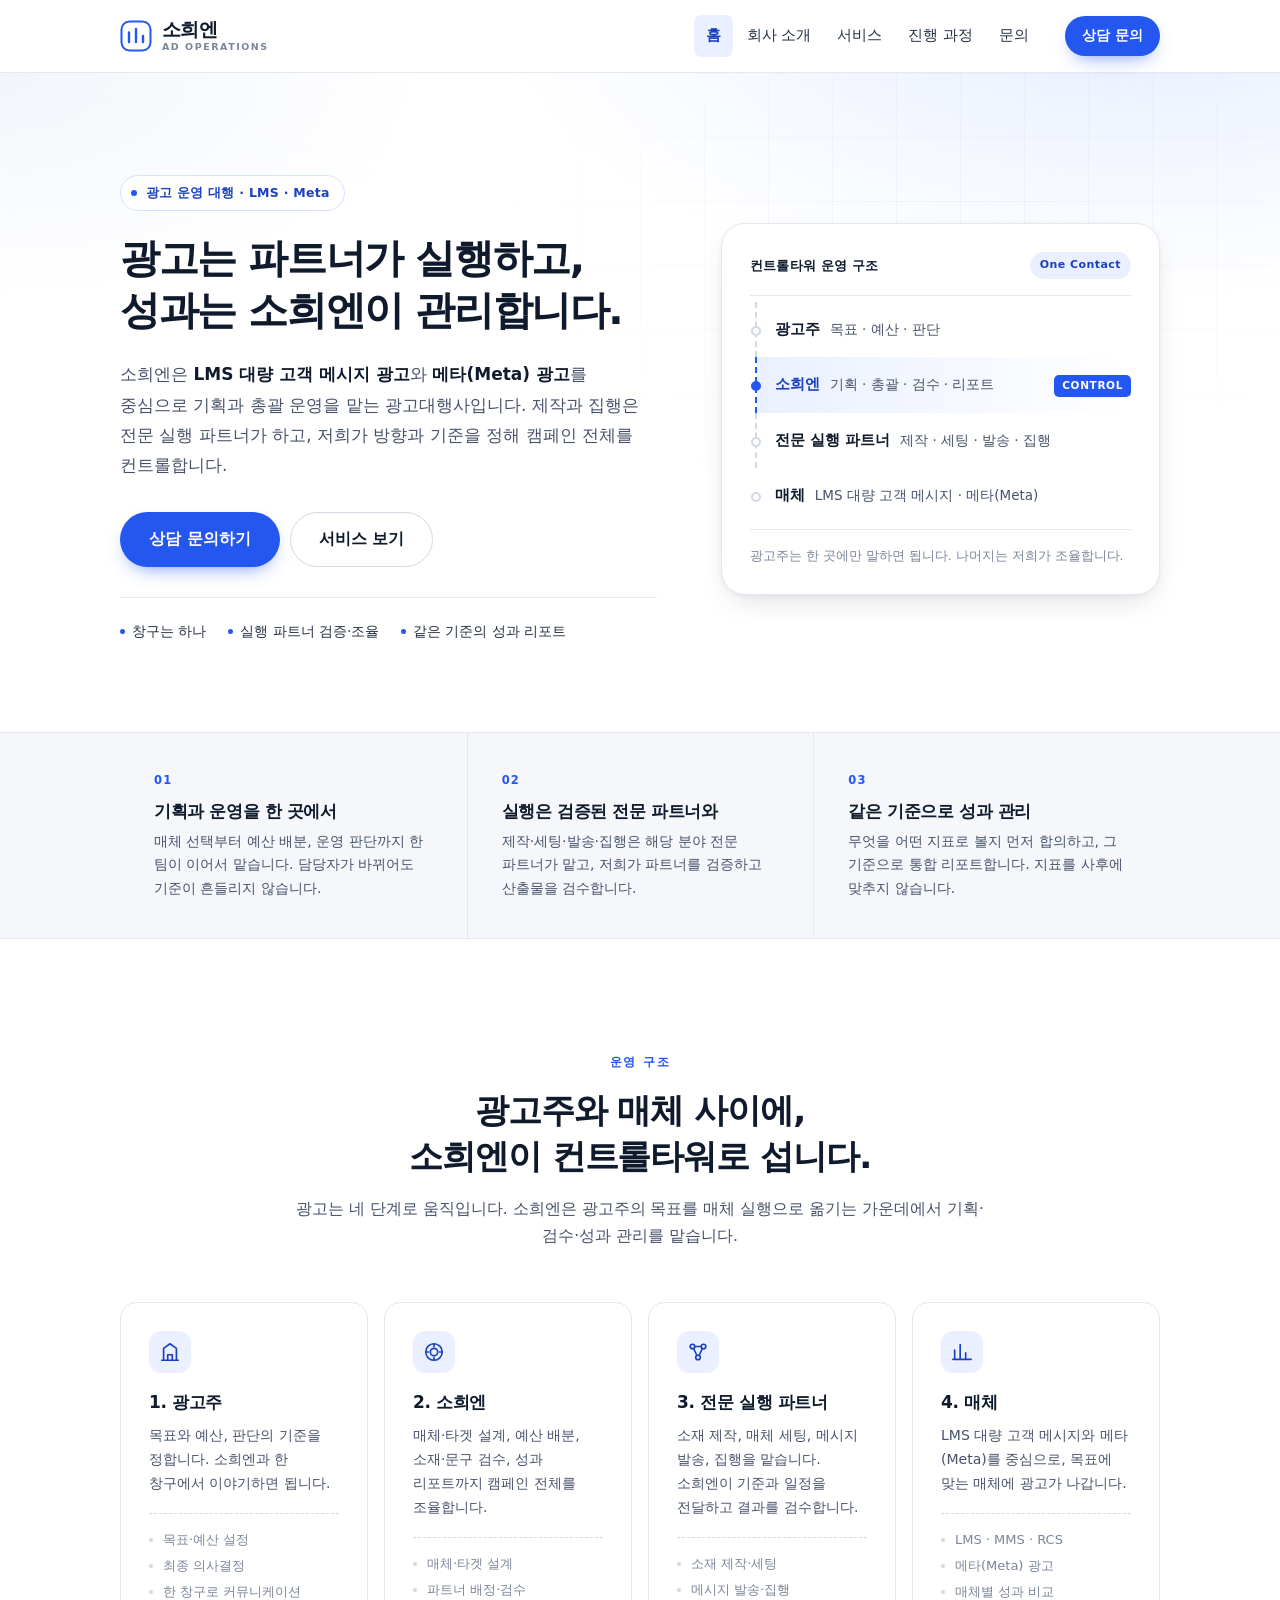
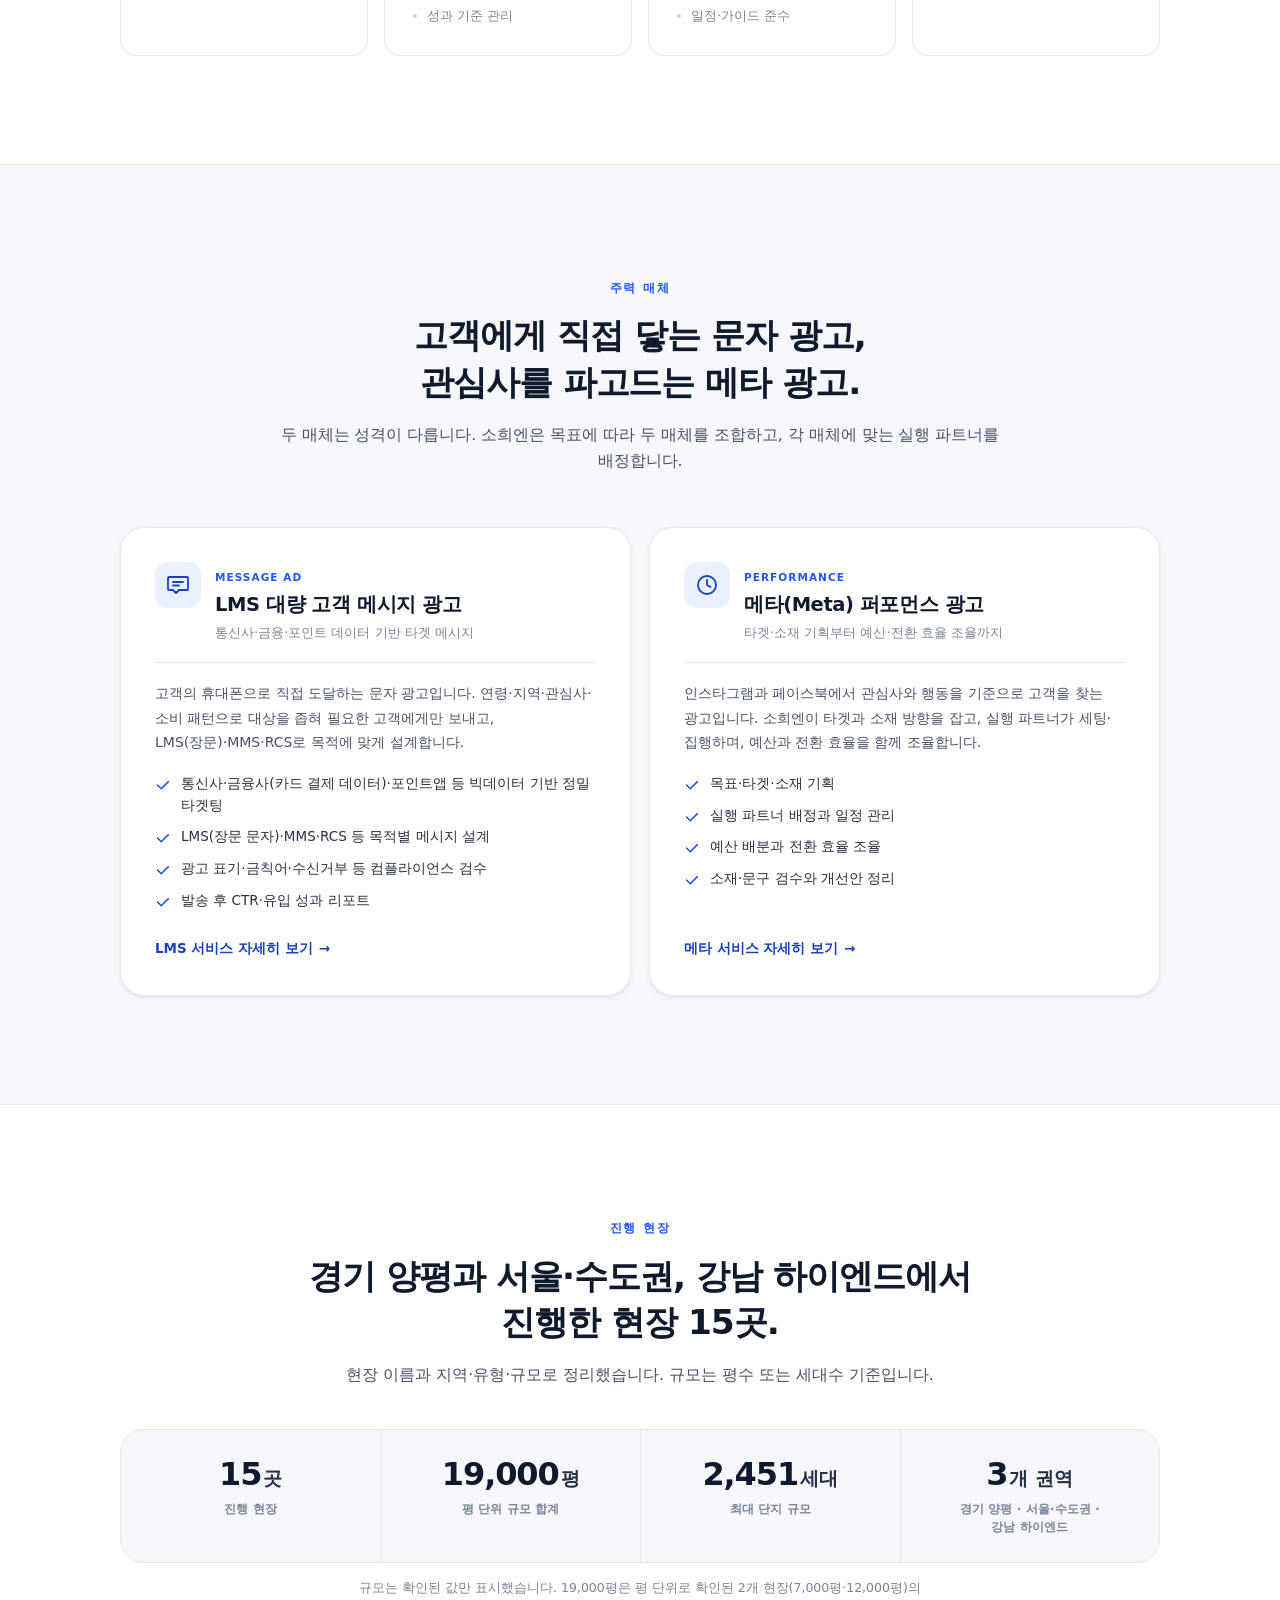
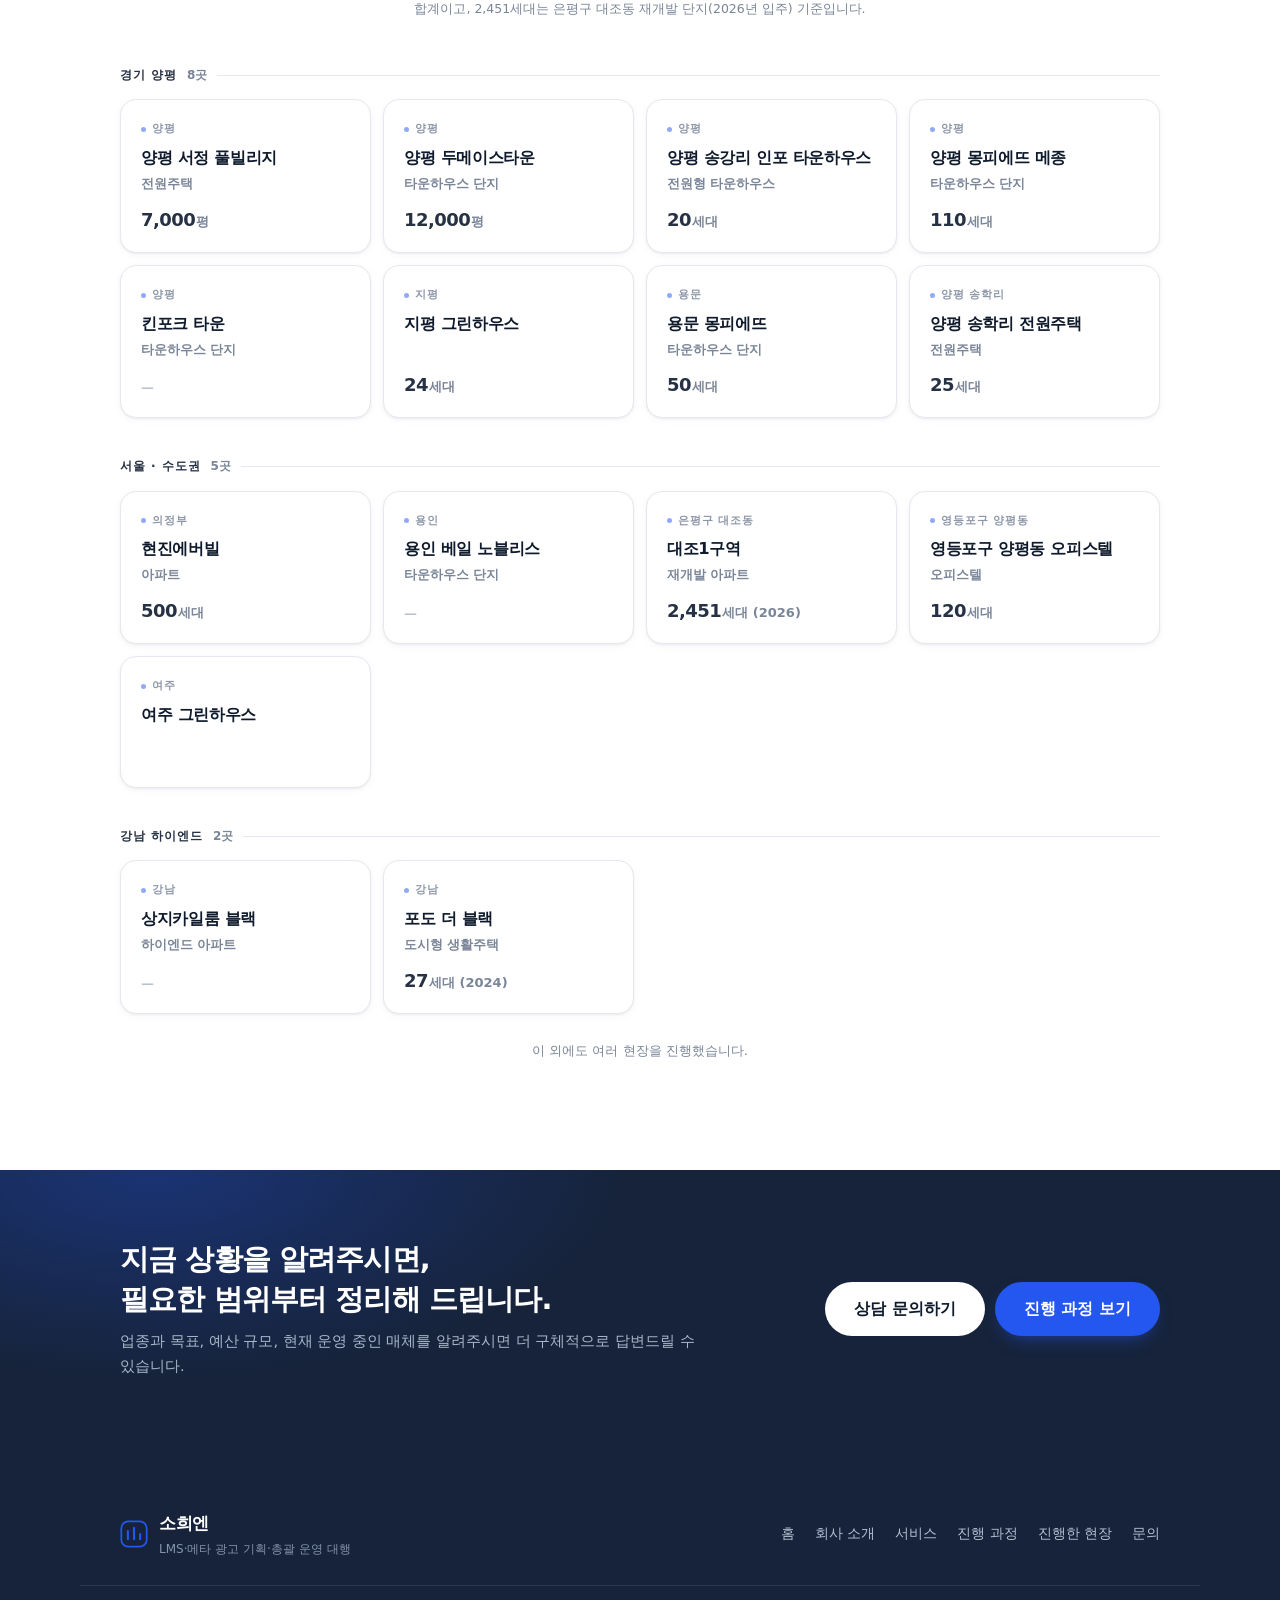
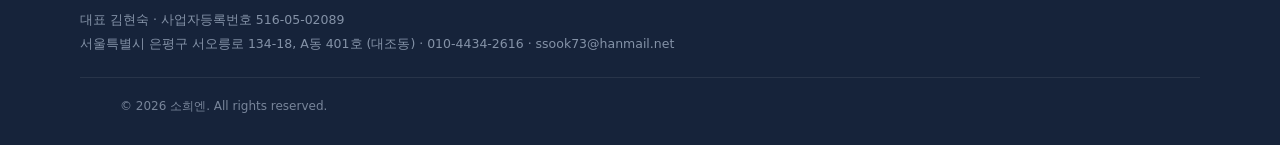
<file: index.html>
<!doctype html>
<html lang="ko">
<head>
<meta charset="utf-8">
<!--
  ================================================================
  소희엔 — 홈 (index.html)
  상호를 바꿀 때는 5개 HTML 파일의 "소희엔"을 한 번에 치환하면 됩니다.
  (README의 "상호·색 바꾸는 방법" 참고)
  ================================================================
-->
<meta name="viewport" content="width=device-width, initial-scale=1">
<title>소희엔 | LMS·메타 광고 기획·총괄 운영 대행</title>
<meta name="description" content="소희엔은 LMS 대량 고객 메시지 광고와 메타(Meta) 광고의 기획과 총괄 운영을 맡는 광고대행사입니다. 실행은 전문 파트너가, 성과 관리는 소희엔이 맡습니다.">
<meta name="theme-color" content="#0f1b2d">
<link rel="canonical" href="https://ongtnt02.github.io/soheeen/">
<meta property="og:type" content="website">
<meta property="og:site_name" content="소희엔">
<meta property="og:locale" content="ko_KR">
<meta property="og:title" content="소희엔 | LMS·메타 광고 기획·총괄 운영 대행">
<meta property="og:description" content="광고는 파트너가 실행하고, 성과는 소희엔이 관리합니다.">
<meta property="og:url" content="https://ongtnt02.github.io/soheeen/">
<meta property="og:image" content="https://ongtnt02.github.io/soheeen/og-image.png">
<meta property="og:image:width" content="1200">
<meta property="og:image:height" content="630">
<meta property="og:image:alt" content="소희엔 — LMS·메타 광고 기획·총괄 운영 대행">
<meta name="twitter:card" content="summary_large_image">
<meta name="twitter:title" content="소희엔 | LMS·메타 광고 기획·총괄 운영 대행">
<meta name="twitter:description" content="광고는 파트너가 실행하고, 성과는 소희엔이 관리합니다.">
<meta name="twitter:image" content="https://ongtnt02.github.io/soheeen/og-image.png">
<link rel="stylesheet" href="styles.css">
<link rel="icon" href="data:image/svg+xml,%3Csvg xmlns='http://www.w3.org/2000/svg' viewBox='0 0 32 32'%3E%3Crect width='32' height='32' rx='7' fill='%232456f0'/%3E%3Cpath d='M9 22V13M16 22V9M23 22v-6' stroke='white' stroke-width='2.6' stroke-linecap='round'/%3E%3C/svg%3E">
</head>
<body>
<a class="skip-link" href="#main">본문 바로가기</a>


<header class="site-header">
  <div class="wrap header-inner">
    <a class="brand" href="index.html" aria-label="소희엔 홈으로">
      <span class="brand-mark" aria-hidden="true">
        <svg viewBox="0 0 32 32" width="32" height="32" fill="none">
          <rect x="1.5" y="1.5" width="29" height="29" rx="8" stroke="currentColor" stroke-width="2"/>
          <path d="M9 22V12.5M16 22V9M23 22v-6" stroke="currentColor" stroke-width="2.4" stroke-linecap="round"/>
        </svg>
      </span>
      <span class="brand-text">
        <span class="brand-name">소희엔</span>
        <span class="brand-sub">AD OPERATIONS</span>
      </span>
    </a>

    <nav class="nav" id="nav" aria-label="주요 메뉴">
      <a href="index.html" aria-current="page">홈</a>
      <a href="about.html">회사 소개</a>
      <a href="services.html">서비스</a>
      <a href="process.html">진행 과정</a>
      <a href="contact.html">문의</a>
    </nav>

    <a class="btn btn-primary btn-sm header-cta" href="contact.html">상담 문의</a>

    <button class="nav-toggle" type="button" aria-expanded="false" aria-controls="nav" aria-label="메뉴 열기">
      <span></span><span></span><span></span>
    </button>
  </div>
</header>

<main id="main">
  <!-- 히어로 -->
  <section class="hero">
    <div class="wrap hero-grid">
      <div class="hero-copy">
        <p class="eyebrow"><span class="eyebrow-line" aria-hidden="true"></span>광고 운영 대행 · LMS · Meta</p>
        <h1>광고는 파트너가 실행하고,<br class="br-d"> 성과는 소희엔이 관리합니다.</h1>
        <p class="lead">
          소희엔은 <strong>LMS 대량 고객 메시지 광고</strong>와 <strong>메타(Meta) 광고</strong>를 중심으로
          기획과 총괄 운영을 맡는 광고대행사입니다.
          제작과 집행은 전문 실행 파트너가 하고, 저희가 방향과 기준을 정해 캠페인 전체를 컨트롤합니다.
        </p>
        <div class="hero-actions">
          <a class="btn btn-primary btn-lg" href="contact.html">상담 문의하기</a>
          <a class="btn btn-ghost btn-lg" href="services.html">서비스 보기</a>
        </div>
        <ul class="hero-points">
          <li>창구는 하나</li>
          <li>실행 파트너 검증·조율</li>
          <li>같은 기준의 성과 리포트</li>
        </ul>
      </div>

      <div class="hero-panel">
        <div class="panel-head">
          <span class="panel-title">컨트롤타워 운영 구조</span>
          <span class="panel-badge">One Contact</span>
        </div>
        <ol class="flow">
          <li class="flow-item">
            <span class="flow-kicker">광고주</span>
            <span class="flow-role">목표 · 예산 · 판단</span>
          </li>
          <li class="flow-item flow-item--accent">
            <span class="flow-kicker">소희엔</span>
            <span class="flow-role">기획 · 총괄 · 검수 · 리포트</span>
            <span class="flow-tag">Control</span>
          </li>
          <li class="flow-item">
            <span class="flow-kicker">전문 실행 파트너</span>
            <span class="flow-role">제작 · 세팅 · 발송 · 집행</span>
          </li>
          <li class="flow-item">
            <span class="flow-kicker">매체</span>
            <span class="flow-role">LMS 대량 고객 메시지 · 메타(Meta)</span>
          </li>
        </ol>
        <p class="panel-note">광고주는 한 곳에만 말하면 됩니다. 나머지는 저희가 조율합니다.</p>
      </div>
    </div>
  </section>

  <!-- 핵심 강점 3 -->
  <section class="strip" aria-label="소희엔의 핵심 강점">
    <div class="wrap strip-grid">
      <div class="strip-item">
        <span class="strip-num">01</span>
        <h3>기획과 운영을 한 곳에서</h3>
        <p>매체 선택부터 예산 배분, 운영 판단까지 한 팀이 이어서 맡습니다. 담당자가 바뀌어도 기준이 흔들리지 않습니다.</p>
      </div>
      <div class="strip-item">
        <span class="strip-num">02</span>
        <h3>실행은 검증된 전문 파트너와</h3>
        <p>제작·세팅·발송·집행은 해당 분야 전문 파트너가 맡고, 저희가 파트너를 검증하고 산출물을 검수합니다.</p>
      </div>
      <div class="strip-item">
        <span class="strip-num">03</span>
        <h3>같은 기준으로 성과 관리</h3>
        <p>무엇을 어떤 지표로 볼지 먼저 합의하고, 그 기준으로 통합 리포트합니다. 지표를 사후에 맞추지 않습니다.</p>
      </div>
    </div>
  </section>

  <!-- 운영 구조 -->
  <section class="section">
    <div class="wrap">
      <div class="section-head center">
        <p class="section-label">운영 구조</p>
        <h2>광고주와 매체 사이에,<br class="br-d"> 소희엔이 컨트롤타워로 섭니다.</h2>
        <p class="section-desc">
          광고는 네 단계로 움직입니다. 소희엔은 광고주의 목표를 매체 실행으로 옮기는 가운데에서
          기획·검수·성과 관리를 맡습니다.
        </p>
      </div>

      <div class="cards">
        <article class="card">
          <div class="card-icon" aria-hidden="true">
            <svg viewBox="0 0 24 24" fill="none" stroke="currentColor" stroke-width="1.8" stroke-linecap="round" stroke-linejoin="round"><path d="M3 21h18"/><path d="M5 21V8l7-5 7 5v13"/><path d="M9.5 21v-6h5v6"/></svg>
          </div>
          <h3>1. 광고주</h3>
          <p>목표와 예산, 판단의 기준을 정합니다. 소희엔과 한 창구에서 이야기하면 됩니다.</p>
          <ul class="card-list">
            <li>목표·예산 설정</li>
            <li>최종 의사결정</li>
            <li>한 창구로 커뮤니케이션</li>
          </ul>
        </article>

        <article class="card">
          <div class="card-icon" aria-hidden="true">
            <svg viewBox="0 0 24 24" fill="none" stroke="currentColor" stroke-width="1.8" stroke-linecap="round" stroke-linejoin="round"><circle cx="12" cy="12" r="9"/><circle cx="12" cy="12" r="4"/><path d="M12 3v3M12 18v3M3 12h3M18 12h3"/></svg>
          </div>
          <h3>2. 소희엔</h3>
          <p>매체·타겟 설계, 예산 배분, 소재·문구 검수, 성과 리포트까지 캠페인 전체를 조율합니다.</p>
          <ul class="card-list">
            <li>매체·타겟 설계</li>
            <li>파트너 배정·검수</li>
            <li>성과 기준 관리</li>
          </ul>
        </article>

        <article class="card">
          <div class="card-icon" aria-hidden="true">
            <svg viewBox="0 0 24 24" fill="none" stroke="currentColor" stroke-width="1.8" stroke-linecap="round" stroke-linejoin="round"><circle cx="6" cy="6" r="2.5"/><circle cx="18" cy="6" r="2.5"/><circle cx="12" cy="18" r="2.5"/><path d="M8.5 6h7M7.2 8.2l3.6 7.6M16.8 8.2l-3.6 7.6"/></svg>
          </div>
          <h3>3. 전문 실행 파트너</h3>
          <p>소재 제작, 매체 세팅, 메시지 발송, 집행을 맡습니다. 소희엔이 기준과 일정을 전달하고 결과를 검수합니다.</p>
          <ul class="card-list">
            <li>소재 제작·세팅</li>
            <li>메시지 발송·집행</li>
            <li>일정·가이드 준수</li>
          </ul>
        </article>

        <article class="card">
          <div class="card-icon" aria-hidden="true">
            <svg viewBox="0 0 24 24" fill="none" stroke="currentColor" stroke-width="1.8" stroke-linecap="round" stroke-linejoin="round"><path d="M4 20V10M10 20V4M16 20v-7M22 20H2"/></svg>
          </div>
          <h3>4. 매체</h3>
          <p>LMS 대량 고객 메시지와 메타(Meta)를 중심으로, 목표에 맞는 매체에 광고가 나갑니다.</p>
          <ul class="card-list">
            <li>LMS · MMS · RCS</li>
            <li>메타(Meta) 광고</li>
            <li>매체별 성과 비교</li>
          </ul>
        </article>
      </div>
    </div>
  </section>

  <!-- 주력 매체 -->
  <section class="section section--tint">
    <div class="wrap">
      <div class="section-head center">
        <p class="section-label">주력 매체</p>
        <h2>고객에게 직접 닿는 문자 광고,<br class="br-d"> 관심사를 파고드는 메타 광고.</h2>
        <p class="section-desc">
          두 매체는 성격이 다릅니다. 소희엔은 목표에 따라 두 매체를 조합하고, 각 매체에 맞는 실행 파트너를 배정합니다.
        </p>
      </div>

      <div class="media-grid">
        <article class="media-card">
          <div class="media-head">
            <span class="media-icon" aria-hidden="true">
              <svg viewBox="0 0 24 24" fill="none" stroke="currentColor" stroke-width="1.8" stroke-linecap="round" stroke-linejoin="round"><path d="M21 4H3a1 1 0 0 0-1 1v11a1 1 0 0 0 1 1h4l3 3 3-3h8a1 1 0 0 0 1-1V5a1 1 0 0 0-1-1Z"/><path d="M7 9h10M7 12.5h6"/></svg>
            </span>
            <div>
              <span class="media-tag">Message Ad</span>
              <h3>LMS 대량 고객 메시지 광고</h3>
              <p class="media-sub">통신사·금융·포인트 데이터 기반 타겟 메시지</p>
            </div>
          </div>
          <div class="media-body">
            <p>
              고객의 휴대폰으로 직접 도달하는 문자 광고입니다. 연령·지역·관심사·소비 패턴으로 대상을 좁혀
              필요한 고객에게만 보내고, LMS(장문)·MMS·RCS로 목적에 맞게 설계합니다.
            </p>
            <ul class="media-list">
              <li>통신사·금융사(카드 결제 데이터)·포인트앱 등 빅데이터 기반 정밀 타겟팅</li>
              <li>LMS(장문 문자)·MMS·RCS 등 목적별 메시지 설계</li>
              <li>광고 표기·금칙어·수신거부 등 컴플라이언스 검수</li>
              <li>발송 후 CTR·유입 성과 리포트</li>
            </ul>
          </div>
          <div class="media-foot">
            <a href="services.html#lms">LMS 서비스 자세히 보기 <span aria-hidden="true">→</span></a>
          </div>
        </article>

        <article class="media-card">
          <div class="media-head">
            <span class="media-icon" aria-hidden="true">
              <svg viewBox="0 0 24 24" fill="none" stroke="currentColor" stroke-width="1.8" stroke-linecap="round" stroke-linejoin="round"><circle cx="12" cy="12" r="9"/><path d="M12 7v5l3.5 2"/></svg>
            </span>
            <div>
              <span class="media-tag">Performance</span>
              <h3>메타(Meta) 퍼포먼스 광고</h3>
              <p class="media-sub">타겟·소재 기획부터 예산·전환 효율 조율까지</p>
            </div>
          </div>
          <div class="media-body">
            <p>
              인스타그램과 페이스북에서 관심사와 행동을 기준으로 고객을 찾는 광고입니다.
              소희엔이 타겟과 소재 방향을 잡고, 실행 파트너가 세팅·집행하며, 예산과 전환 효율을 함께 조율합니다.
            </p>
            <ul class="media-list">
              <li>목표·타겟·소재 기획</li>
              <li>실행 파트너 배정과 일정 관리</li>
              <li>예산 배분과 전환 효율 조율</li>
              <li>소재·문구 검수와 개선안 정리</li>
            </ul>
          </div>
          <div class="media-foot">
            <a href="services.html#meta">메타 서비스 자세히 보기 <span aria-hidden="true">→</span></a>
          </div>
        </article>
      </div>
    </div>
  </section>

  <!-- 진행 현장 -->
  <section class="section" id="portfolio">
    <div class="wrap">
      <div class="section-head center">
        <p class="section-label">진행 현장</p>
        <h2>경기 양평과 서울·수도권, 강남&nbsp;하이엔드에서<br class="br-d"> 진행한 현장 15곳.</h2>
        <p class="section-desc">
          현장 이름과 지역·유형·규모로 정리했습니다. 규모는 평수 또는 세대수 기준입니다.
        </p>
      </div>

      <!-- 요약 지표: 숫자는 아래 목록에서 계산한 값만 사용 (없는 값은 만들지 않음) -->
      <ul class="pf-stats" aria-label="진행 현장 요약">
        <li class="pf-stat">
          <span class="pf-stat-num">15<span>곳</span></span>
          <span class="pf-stat-label">진행 현장</span>
        </li>
        <li class="pf-stat">
          <span class="pf-stat-num">19,000<span>평</span></span>
          <span class="pf-stat-label">평 단위 규모 합계</span>
        </li>
        <li class="pf-stat">
          <span class="pf-stat-num">2,451<span>세대</span></span>
          <span class="pf-stat-label">최대 단지 규모</span>
        </li>
        <li class="pf-stat">
          <span class="pf-stat-num">3<span>개 권역</span></span>
          <span class="pf-stat-label">경기 양평 · 서울·수도권 · 강남&nbsp;하이엔드</span>
        </li>
      </ul>
      <p class="pf-stats-note">
        규모는 확인된 값만 표시했습니다. 19,000평은 평 단위로 확인된 2개 현장(7,000평·12,000평)의 합계이고,
        2,451세대는 은평구 대조동 재개발 단지(2026년 입주) 기준입니다.
      </p>

      <div class="site-groups">
        <!--
          진행 현장 카드 — 현장 1곳이 <li class="site-card"> 한 장입니다.
          순서: 지역(.site-card-area) → 단지명(.site-card-name) → 유형(.site-card-type) → 규모(.site-card-scale).
          단지명과 지역은 항상 넣고, 유형·규모는 확인된 것만 넣습니다.
          규모를 모르면 <p class="site-card-scale is-empty">—</p>, 유형을 모르면 유형 줄을 뺍니다.
        -->
        <div class="site-group">
          <p class="site-group-head"><span>경기 양평</span><span class="site-group-count">8곳</span></p>
          <ul class="site-grid">
            <li class="site-card">
              <p class="site-card-area">양평</p>
              <p class="site-card-name">양평 서정 풀빌리지</p>
              <p class="site-card-type">전원주택</p>
              <p class="site-card-scale"><b>7,000</b>평</p>
            </li>
            <li class="site-card">
              <p class="site-card-area">양평</p>
              <p class="site-card-name">양평 두메이스타운</p>
              <p class="site-card-type">타운하우스 단지</p>
              <p class="site-card-scale"><b>12,000</b>평</p>
            </li>
            <li class="site-card">
              <p class="site-card-area">양평</p>
              <p class="site-card-name">양평 송강리 인포 타운하우스</p>
              <p class="site-card-type">전원형 타운하우스</p>
              <p class="site-card-scale"><b>20</b>세대</p>
            </li>
            <li class="site-card">
              <p class="site-card-area">양평</p>
              <p class="site-card-name">양평 몽피에뜨 메종</p>
              <p class="site-card-type">타운하우스 단지</p>
              <p class="site-card-scale"><b>110</b>세대</p>
            </li>
            <li class="site-card">
              <p class="site-card-area">양평</p>
              <p class="site-card-name">킨포크 타운</p>
              <p class="site-card-type">타운하우스 단지</p>
              <p class="site-card-scale is-empty">—</p>
            </li>
            <li class="site-card">
              <p class="site-card-area">지평</p>
              <p class="site-card-name">지평 그린하우스</p>
              <p class="site-card-scale"><b>24</b>세대</p>
            </li>
            <li class="site-card">
              <p class="site-card-area">용문</p>
              <p class="site-card-name">용문 몽피에뜨</p>
              <p class="site-card-type">타운하우스 단지</p>
              <p class="site-card-scale"><b>50</b>세대</p>
            </li>
            <li class="site-card">
              <p class="site-card-area">양평 송학리</p>
              <p class="site-card-name">양평 송학리 전원주택</p>
              <p class="site-card-type">전원주택</p>
              <p class="site-card-scale"><b>25</b>세대</p>
            </li>
          </ul>
        </div>

        <div class="site-group">
          <p class="site-group-head"><span>서울 · 수도권</span><span class="site-group-count">5곳</span></p>
          <ul class="site-grid">
            <li class="site-card">
              <p class="site-card-area">의정부</p>
              <p class="site-card-name">현진에버빌</p>
              <p class="site-card-type">아파트</p>
              <p class="site-card-scale"><b>500</b>세대</p>
            </li>
            <li class="site-card">
              <p class="site-card-area">용인</p>
              <p class="site-card-name">용인 베일 노블리스</p>
              <p class="site-card-type">타운하우스 단지</p>
              <p class="site-card-scale is-empty">—</p>
            </li>
            <li class="site-card">
              <p class="site-card-area">은평구 대조동</p>
              <p class="site-card-name">대조1구역</p>
              <p class="site-card-type">재개발 아파트</p>
              <p class="site-card-scale"><b>2,451</b>세대 (2026)</p>
            </li>
            <li class="site-card">
              <p class="site-card-area">영등포구 양평동</p>
              <p class="site-card-name">영등포구 양평동 오피스텔</p>
              <p class="site-card-type">오피스텔</p>
              <p class="site-card-scale"><b>120</b>세대</p>
            </li>
            <li class="site-card">
              <p class="site-card-area">여주</p>
              <p class="site-card-name">여주 그린하우스</p>
            </li>
          </ul>
        </div>

        <div class="site-group">
          <p class="site-group-head"><span>강남 하이엔드</span><span class="site-group-count">2곳</span></p>
          <ul class="site-grid">
            <li class="site-card">
              <p class="site-card-area">강남</p>
              <p class="site-card-name">상지카일룸 블랙</p>
              <p class="site-card-type">하이엔드 아파트</p>
              <p class="site-card-scale is-empty">—</p>
            </li>
            <li class="site-card">
              <p class="site-card-area">강남</p>
              <p class="site-card-name">포도 더 블랙</p>
              <p class="site-card-type">도시형 생활주택</p>
              <p class="site-card-scale"><b>27</b>세대 (2024)</p>
            </li>
          </ul>
        </div>
      </div>
      <p class="site-note">이 외에도 여러 현장을 진행했습니다.</p>
    </div>
  </section>

  <!-- 문의 CTA -->
  <section class="cta-band">
    <div class="wrap cta-inner">
      <div class="cta-copy">
        <h2>지금 상황을 알려주시면,<br class="br-d"> 필요한 범위부터 정리해 드립니다.</h2>
        <p>업종과 목표, 예산 규모, 현재 운영 중인 매체를 알려주시면 더 구체적으로 답변드릴 수 있습니다.</p>
      </div>
      <div class="cta-actions">
        <a class="btn btn-on-dark btn-lg" href="contact.html">상담 문의하기</a>
        <a class="btn btn-primary btn-lg" href="process.html">진행 과정 보기</a>
      </div>
    </div>
  </section>
</main>

<footer class="site-footer">
  <div class="wrap footer-top">
    <div class="footer-brand">
      <span class="brand-mark" aria-hidden="true">
        <svg viewBox="0 0 32 32" width="28" height="28" fill="none">
          <rect x="1.5" y="1.5" width="29" height="29" rx="8" stroke="currentColor" stroke-width="2"/>
          <path d="M9 22V12.5M16 22V9M23 22v-6" stroke="currentColor" stroke-width="2.4" stroke-linecap="round"/>
        </svg>
      </span>
      <div>
        <p class="footer-name">소희엔</p>
        <p class="footer-desc">LMS·메타 광고 기획·총괄 운영 대행</p>
      </div>
    </div>

    <nav class="footer-nav" aria-label="바로가기">
      <a href="index.html">홈</a>
      <a href="about.html">회사 소개</a>
      <a href="services.html">서비스</a>
      <a href="process.html">진행 과정</a>
      <a href="index.html#portfolio">진행한 현장</a>
      <a href="contact.html">문의</a>
    </nav>
  </div>

  <div class="wrap footer-info">
    <p>대표 김현숙 · 사업자등록번호 516-05-02089</p>
    <p>서울특별시 은평구 서오릉로 134-18, A동 401호 (대조동) · 010-4434-2616 · ssook73@hanmail.net</p>
  </div>

  <div class="wrap footer-bottom">
    <p>© <span class="year">2026</span> 소희엔. All rights reserved.</p>
  </div>
</footer>

<script>
  // 모바일 메뉴
  (function () {
    var btn = document.querySelector('.nav-toggle');
    var nav = document.getElementById('nav');
    if (!btn || !nav) return;
    btn.addEventListener('click', function () {
      var open = nav.classList.toggle('is-open');
      btn.setAttribute('aria-expanded', open ? 'true' : 'false');
      btn.setAttribute('aria-label', open ? '메뉴 닫기' : '메뉴 열기');
      document.body.classList.toggle('nav-open', open);
    });
    nav.addEventListener('click', function (e) {
      if (e.target.tagName === 'A') {
        nav.classList.remove('is-open');
        btn.setAttribute('aria-expanded', 'false');
        btn.setAttribute('aria-label', '메뉴 열기');
        document.body.classList.remove('nav-open');
      }
    });
  })();

  // 진행 현장 카드 — 보이는 순간에만 살짝 페이드업 (모션 최소화 설정이면 끔)
  (function () {
    var cards = document.querySelectorAll('.site-card');
    if (!cards.length || !('IntersectionObserver' in window)) return;
    if (window.matchMedia('(prefers-reduced-motion: reduce)').matches) return;

    document.documentElement.classList.add('has-reveal');
    function show(el) { el.classList.add('is-in'); }

    var io = new IntersectionObserver(function (entries) {
      entries.forEach(function (entry) {
        if (!entry.isIntersecting) return;
        show(entry.target);
        io.unobserve(entry.target);
      });
    }, { threshold: 0.15, rootMargin: '0px 0px -6% 0px' });

    Array.prototype.forEach.call(cards, function (el) { io.observe(el); });
  })();

  // 연도
  (function () {
    var y = new Date().getFullYear();
    var nodes = document.querySelectorAll('.year');
    for (var i = 0; i < nodes.length; i++) nodes[i].textContent = y;
  })();
</script>
</body>
</html>
</file>
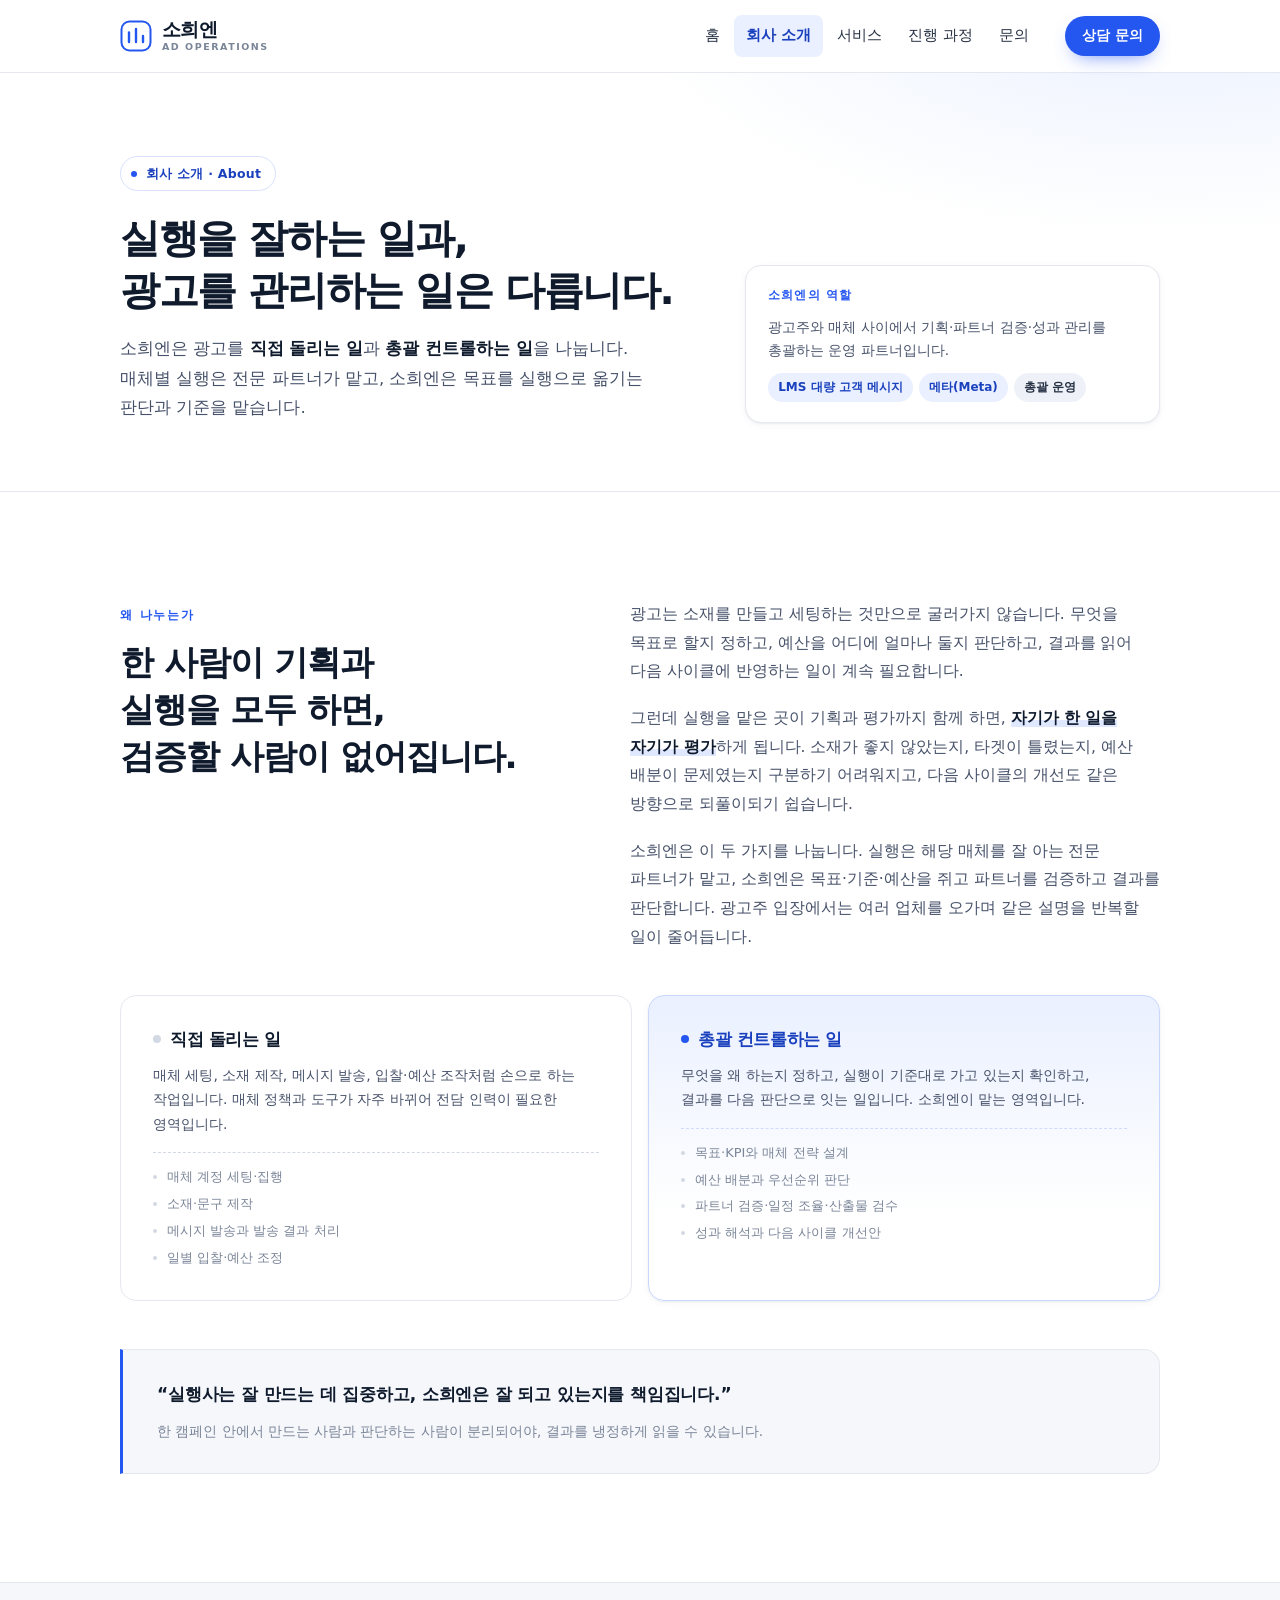
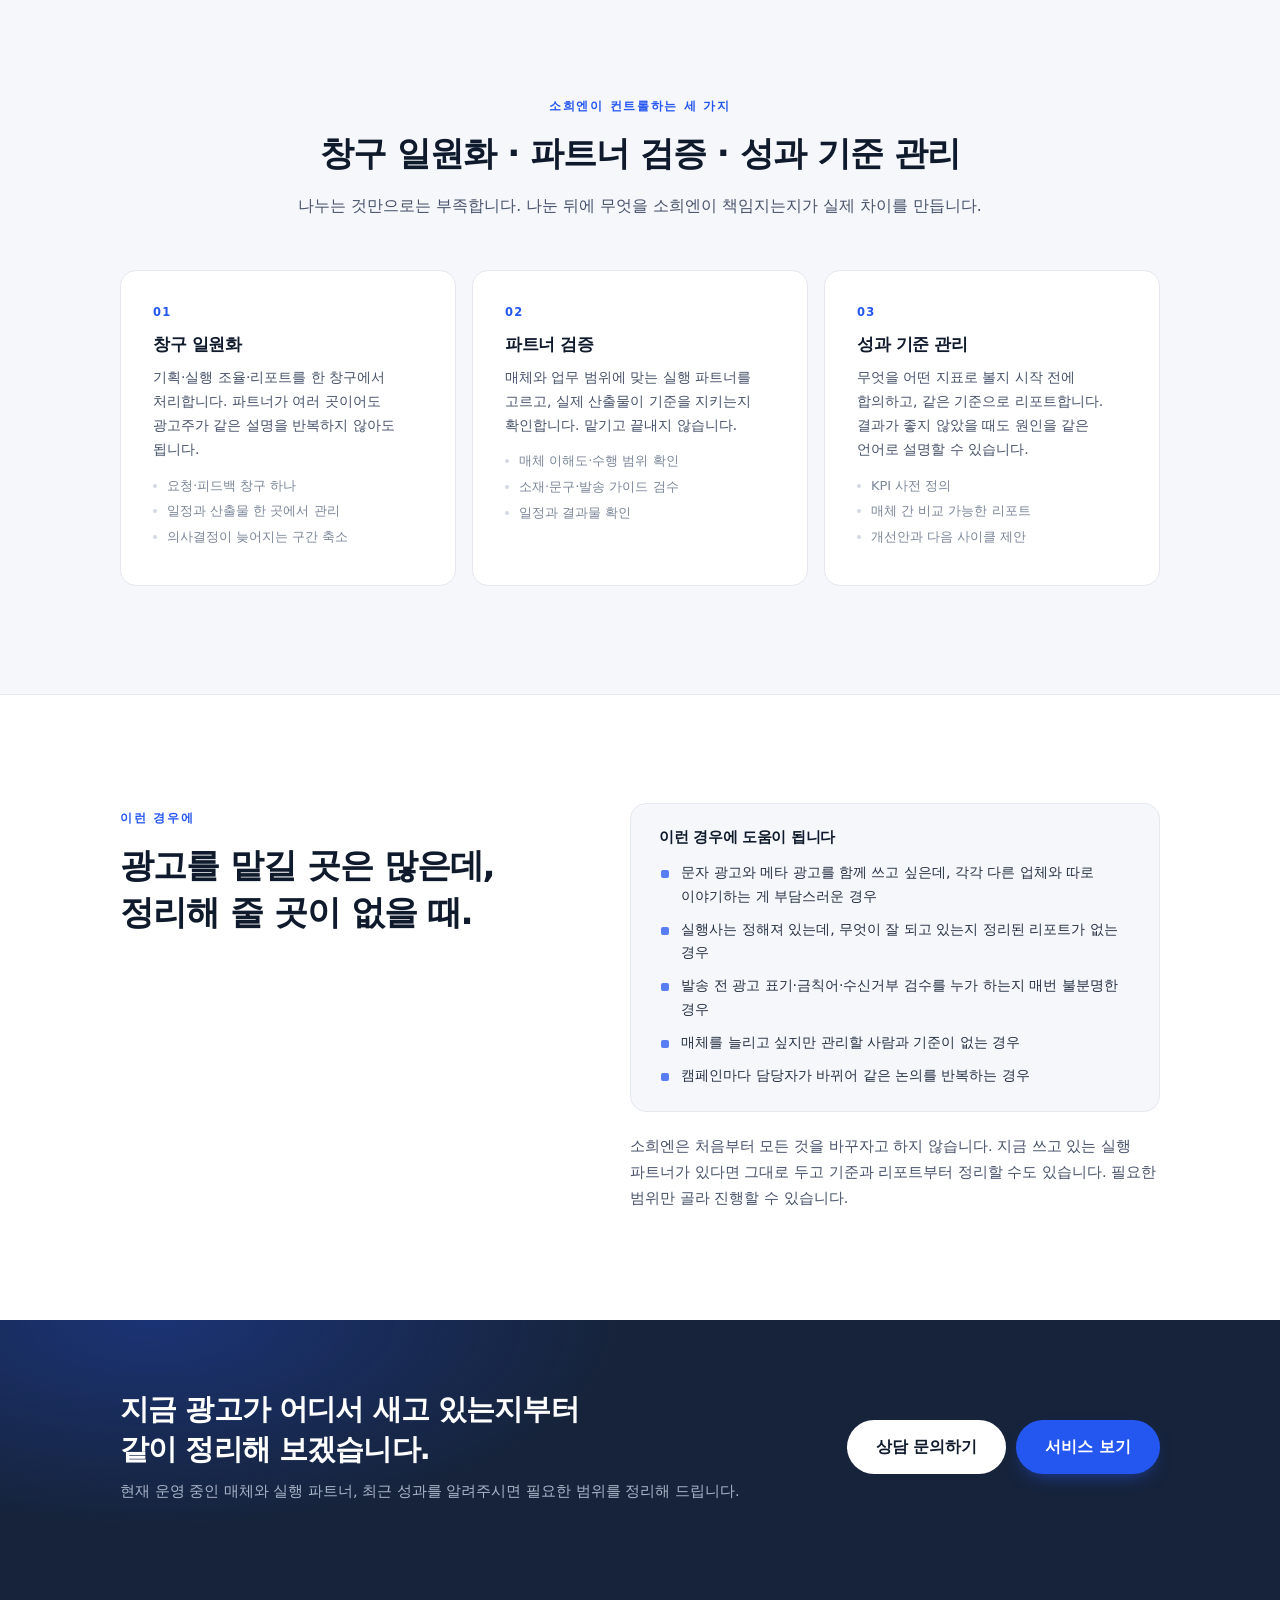
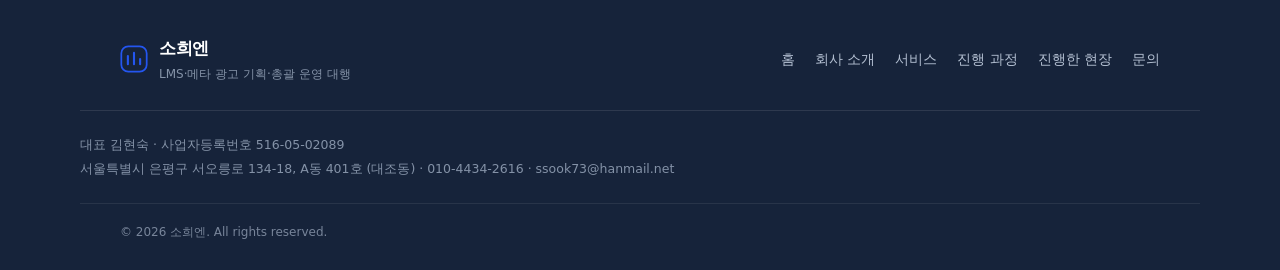
<file: about.html>
<!doctype html>
<html lang="ko">
<head>
<meta charset="utf-8">
<meta name="viewport" content="width=device-width, initial-scale=1">
<title>회사 소개 | 소희엔</title>
<meta name="description" content="소희엔은 광고를 직접 돌리는 일과 총괄 컨트롤하는 일을 나눕니다. 실행은 전문 파트너가, 기획·검증·성과 관리는 소희엔이 맡습니다.">
<meta name="theme-color" content="#0f1b2d">
<link rel="canonical" href="https://ongtnt02.github.io/soheeen/about.html">
<meta property="og:type" content="website">
<meta property="og:site_name" content="소희엔">
<meta property="og:locale" content="ko_KR">
<meta property="og:title" content="회사 소개 | 소희엔">
<meta property="og:description" content="실행을 잘하는 일과, 광고를 관리하는 일은 다릅니다.">
<meta property="og:url" content="https://ongtnt02.github.io/soheeen/about.html">
<meta property="og:image" content="https://ongtnt02.github.io/soheeen/og-image.png">
<meta property="og:image:width" content="1200">
<meta property="og:image:height" content="630">
<meta property="og:image:alt" content="소희엔 회사 소개">
<meta name="twitter:card" content="summary_large_image">
<meta name="twitter:title" content="회사 소개 | 소희엔">
<meta name="twitter:description" content="실행을 잘하는 일과, 광고를 관리하는 일은 다릅니다.">
<meta name="twitter:image" content="https://ongtnt02.github.io/soheeen/og-image.png">
<link rel="stylesheet" href="styles.css">
<link rel="icon" href="data:image/svg+xml,%3Csvg xmlns='http://www.w3.org/2000/svg' viewBox='0 0 32 32'%3E%3Crect width='32' height='32' rx='7' fill='%232456f0'/%3E%3Cpath d='M9 22V13M16 22V9M23 22v-6' stroke='white' stroke-width='2.6' stroke-linecap='round'/%3E%3C/svg%3E">
</head>
<body>
<a class="skip-link" href="#main">본문 바로가기</a>


<header class="site-header">
  <div class="wrap header-inner">
    <a class="brand" href="index.html" aria-label="소희엔 홈으로">
      <span class="brand-mark" aria-hidden="true">
        <svg viewBox="0 0 32 32" width="32" height="32" fill="none">
          <rect x="1.5" y="1.5" width="29" height="29" rx="8" stroke="currentColor" stroke-width="2"/>
          <path d="M9 22V12.5M16 22V9M23 22v-6" stroke="currentColor" stroke-width="2.4" stroke-linecap="round"/>
        </svg>
      </span>
      <span class="brand-text">
        <span class="brand-name">소희엔</span>
        <span class="brand-sub">AD OPERATIONS</span>
      </span>
    </a>

    <nav class="nav" id="nav" aria-label="주요 메뉴">
      <a href="index.html">홈</a>
      <a href="about.html" aria-current="page">회사 소개</a>
      <a href="services.html">서비스</a>
      <a href="process.html">진행 과정</a>
      <a href="contact.html">문의</a>
    </nav>

    <a class="btn btn-primary btn-sm header-cta" href="contact.html">상담 문의</a>

    <button class="nav-toggle" type="button" aria-expanded="false" aria-controls="nav" aria-label="메뉴 열기">
      <span></span><span></span><span></span>
    </button>
  </div>
</header>

<main id="main">
  <section class="page-hero">
    <div class="wrap">
      <p class="eyebrow"><span class="eyebrow-line" aria-hidden="true"></span>회사 소개 · About</p>
      <div class="page-hero-inner">
        <div>
          <h1>실행을 잘하는 일과,<br class="br-d"> 광고를 관리하는 일은 다릅니다.</h1>
          <p class="lead">
            소희엔은 광고를 <strong>직접 돌리는 일</strong>과 <strong>총괄 컨트롤하는 일</strong>을 나눕니다.
            매체별 실행은 전문 파트너가 맡고, 소희엔은 목표를 실행으로 옮기는 판단과 기준을 맡습니다.
          </p>
        </div>
        <aside class="page-hero-aside">
          <span class="aside-label">소희엔의 역할</span>
          <p>광고주와 매체 사이에서 기획·파트너 검증·성과 관리를 총괄하는 운영 파트너입니다.</p>
          <div class="chip-row">
            <span class="chip">LMS 대량 고객 메시지</span>
            <span class="chip">메타(Meta)</span>
            <span class="chip chip--plain">총괄 운영</span>
          </div>
        </aside>
      </div>
    </div>
  </section>

  <!-- 왜 나누는가 -->
  <section class="section">
    <div class="wrap">
      <div class="about-grid">
        <div class="section-head">
          <p class="section-label">왜 나누는가</p>
          <h2>한 사람이 기획과 실행을 모두 하면,<br class="br-d"> 검증할 사람이 없어집니다.</h2>
        </div>

        <div class="about-body">
          <p>
            광고는 소재를 만들고 세팅하는 것만으로 굴러가지 않습니다. 무엇을 목표로 할지 정하고,
            예산을 어디에 얼마나 둘지 판단하고, 결과를 읽어 다음 사이클에 반영하는 일이 계속 필요합니다.
          </p>
          <p>
            그런데 실행을 맡은 곳이 기획과 평가까지 함께 하면, <strong>자기가 한 일을 자기가 평가</strong>하게 됩니다.
            소재가 좋지 않았는지, 타겟이 틀렸는지, 예산 배분이 문제였는지 구분하기 어려워지고,
            다음 사이클의 개선도 같은 방향으로 되풀이되기 쉽습니다.
          </p>
          <p>
            소희엔은 이 두 가지를 나눕니다. 실행은 해당 매체를 잘 아는 전문 파트너가 맡고,
            소희엔은 목표·기준·예산을 쥐고 파트너를 검증하고 결과를 판단합니다.
            광고주 입장에서는 여러 업체를 오가며 같은 설명을 반복할 일이 줄어듭니다.
          </p>
        </div>
      </div>

      <div class="split-cards">
        <article class="split-card">
          <h3><span class="dot" aria-hidden="true"></span>직접 돌리는 일</h3>
          <p>매체 세팅, 소재 제작, 메시지 발송, 입찰·예산 조작처럼 손으로 하는 작업입니다. 매체 정책과 도구가 자주 바뀌어 전담 인력이 필요한 영역입니다.</p>
          <ul>
            <li>매체 계정 세팅·집행</li>
            <li>소재·문구 제작</li>
            <li>메시지 발송과 발송 결과 처리</li>
            <li>일별 입찰·예산 조정</li>
          </ul>
        </article>
        <article class="split-card split-card--accent">
          <h3><span class="dot" aria-hidden="true"></span>총괄 컨트롤하는 일</h3>
          <p>무엇을 왜 하는지 정하고, 실행이 기준대로 가고 있는지 확인하고, 결과를 다음 판단으로 잇는 일입니다. 소희엔이 맡는 영역입니다.</p>
          <ul>
            <li>목표·KPI와 매체 전략 설계</li>
            <li>예산 배분과 우선순위 판단</li>
            <li>파트너 검증·일정 조율·산출물 검수</li>
            <li>성과 해석과 다음 사이클 개선안</li>
          </ul>
        </article>
      </div>

      <div class="callout">
        <p>“실행사는 잘 만드는 데 집중하고, 소희엔은 잘 되고 있는지를 책임집니다.”</p>
        <span>한 캠페인 안에서 만드는 사람과 판단하는 사람이 분리되어야, 결과를 냉정하게 읽을 수 있습니다.</span>
      </div>
    </div>
  </section>

  <!-- 세 가지 장점 -->
  <section class="section section--tint">
    <div class="wrap">
      <div class="section-head center">
        <p class="section-label">소희엔이 컨트롤하는 세 가지</p>
        <h2>창구 일원화 · 파트너 검증 · 성과 기준 관리</h2>
        <p class="section-desc">나누는 것만으로는 부족합니다. 나눈 뒤에 무엇을 소희엔이 책임지는지가 실제 차이를 만듭니다.</p>
      </div>

      <div class="principle-grid">
        <article class="principle">
          <span class="principle-num">01</span>
          <h3>창구 일원화</h3>
          <p>
            기획·실행 조율·리포트를 한 창구에서 처리합니다. 파트너가 여러 곳이어도 광고주가 같은 설명을
            반복하지 않아도 됩니다.
          </p>
          <ul>
            <li>요청·피드백 창구 하나</li>
            <li>일정과 산출물 한 곳에서 관리</li>
            <li>의사결정이 늦어지는 구간 축소</li>
          </ul>
        </article>

        <article class="principle">
          <span class="principle-num">02</span>
          <h3>파트너 검증</h3>
          <p>
            매체와 업무 범위에 맞는 실행 파트너를 고르고, 실제 산출물이 기준을 지키는지 확인합니다.
            맡기고 끝내지 않습니다.
          </p>
          <ul>
            <li>매체 이해도·수행 범위 확인</li>
            <li>소재·문구·발송 가이드 검수</li>
            <li>일정과 결과물 확인</li>
          </ul>
        </article>

        <article class="principle">
          <span class="principle-num">03</span>
          <h3>성과 기준 관리</h3>
          <p>
            무엇을 어떤 지표로 볼지 시작 전에 합의하고, 같은 기준으로 리포트합니다.
            결과가 좋지 않았을 때도 원인을 같은 언어로 설명할 수 있습니다.
          </p>
          <ul>
            <li>KPI 사전 정의</li>
            <li>매체 간 비교 가능한 리포트</li>
            <li>개선안과 다음 사이클 제안</li>
          </ul>
        </article>
      </div>
    </div>
  </section>

  <!-- 이런 경우 -->
  <section class="section">
    <div class="wrap about-grid">
      <div class="section-head">
        <p class="section-label">이런 경우에</p>
        <h2>광고를 맡길 곳은 많은데,<br class="br-d"> 정리해 줄 곳이 없을 때.</h2>
      </div>
      <div class="about-body">
        <div class="fit" style="margin-top: 0;">
          <h3>이런 경우에 도움이 됩니다</h3>
          <ul class="fit-list">
            <li>문자 광고와 메타 광고를 함께 쓰고 싶은데, 각각 다른 업체와 따로 이야기하는 게 부담스러운 경우</li>
            <li>실행사는 정해져 있는데, 무엇이 잘 되고 있는지 정리된 리포트가 없는 경우</li>
            <li>발송 전 광고 표기·금칙어·수신거부 검수를 누가 하는지 매번 불분명한 경우</li>
            <li>매체를 늘리고 싶지만 관리할 사람과 기준이 없는 경우</li>
            <li>캠페인마다 담당자가 바뀌어 같은 논의를 반복하는 경우</li>
          </ul>
        </div>
        <p style="margin-top: 22px; font-size: 14.5px; line-height: 1.78;">
          소희엔은 처음부터 모든 것을 바꾸자고 하지 않습니다. 지금 쓰고 있는 실행 파트너가 있다면 그대로 두고
          기준과 리포트부터 정리할 수도 있습니다. 필요한 범위만 골라 진행할 수 있습니다.
        </p>
      </div>
    </div>
  </section>

  <section class="cta-band">
    <div class="wrap cta-inner">
      <div class="cta-copy">
        <h2>지금 광고가 어디서 새고 있는지부터<br class="br-d"> 같이 정리해 보겠습니다.</h2>
        <p>현재 운영 중인 매체와 실행 파트너, 최근 성과를 알려주시면 필요한 범위를 정리해 드립니다.</p>
      </div>
      <div class="cta-actions">
        <a class="btn btn-on-dark btn-lg" href="contact.html">상담 문의하기</a>
        <a class="btn btn-primary btn-lg" href="services.html">서비스 보기</a>
      </div>
    </div>
  </section>
</main>

<footer class="site-footer">
  <div class="wrap footer-top">
    <div class="footer-brand">
      <span class="brand-mark" aria-hidden="true">
        <svg viewBox="0 0 32 32" width="28" height="28" fill="none">
          <rect x="1.5" y="1.5" width="29" height="29" rx="8" stroke="currentColor" stroke-width="2"/>
          <path d="M9 22V12.5M16 22V9M23 22v-6" stroke="currentColor" stroke-width="2.4" stroke-linecap="round"/>
        </svg>
      </span>
      <div>
        <p class="footer-name">소희엔</p>
        <p class="footer-desc">LMS·메타 광고 기획·총괄 운영 대행</p>
      </div>
    </div>

    <nav class="footer-nav" aria-label="바로가기">
      <a href="index.html">홈</a>
      <a href="about.html">회사 소개</a>
      <a href="services.html">서비스</a>
      <a href="process.html">진행 과정</a>
      <a href="index.html#portfolio">진행한 현장</a>
      <a href="contact.html">문의</a>
    </nav>
  </div>

  <div class="wrap footer-info">
    <p>대표 김현숙 · 사업자등록번호 516-05-02089</p>
    <p>서울특별시 은평구 서오릉로 134-18, A동 401호 (대조동) · 010-4434-2616 · ssook73@hanmail.net</p>
  </div>

  <div class="wrap footer-bottom">
    <p>© <span class="year">2026</span> 소희엔. All rights reserved.</p>
  </div>
</footer>

<script>
  (function () {
    var btn = document.querySelector('.nav-toggle');
    var nav = document.getElementById('nav');
    if (!btn || !nav) return;
    btn.addEventListener('click', function () {
      var open = nav.classList.toggle('is-open');
      btn.setAttribute('aria-expanded', open ? 'true' : 'false');
      btn.setAttribute('aria-label', open ? '메뉴 닫기' : '메뉴 열기');
      document.body.classList.toggle('nav-open', open);
    });
    nav.addEventListener('click', function (e) {
      if (e.target.tagName === 'A') {
        nav.classList.remove('is-open');
        btn.setAttribute('aria-expanded', 'false');
        btn.setAttribute('aria-label', '메뉴 열기');
        document.body.classList.remove('nav-open');
      }
    });
  })();
  (function () {
    var y = new Date().getFullYear();
    var nodes = document.querySelectorAll('.year');
    for (var i = 0; i < nodes.length; i++) nodes[i].textContent = y;
  })();
</script>
</body>
</html>
</file>
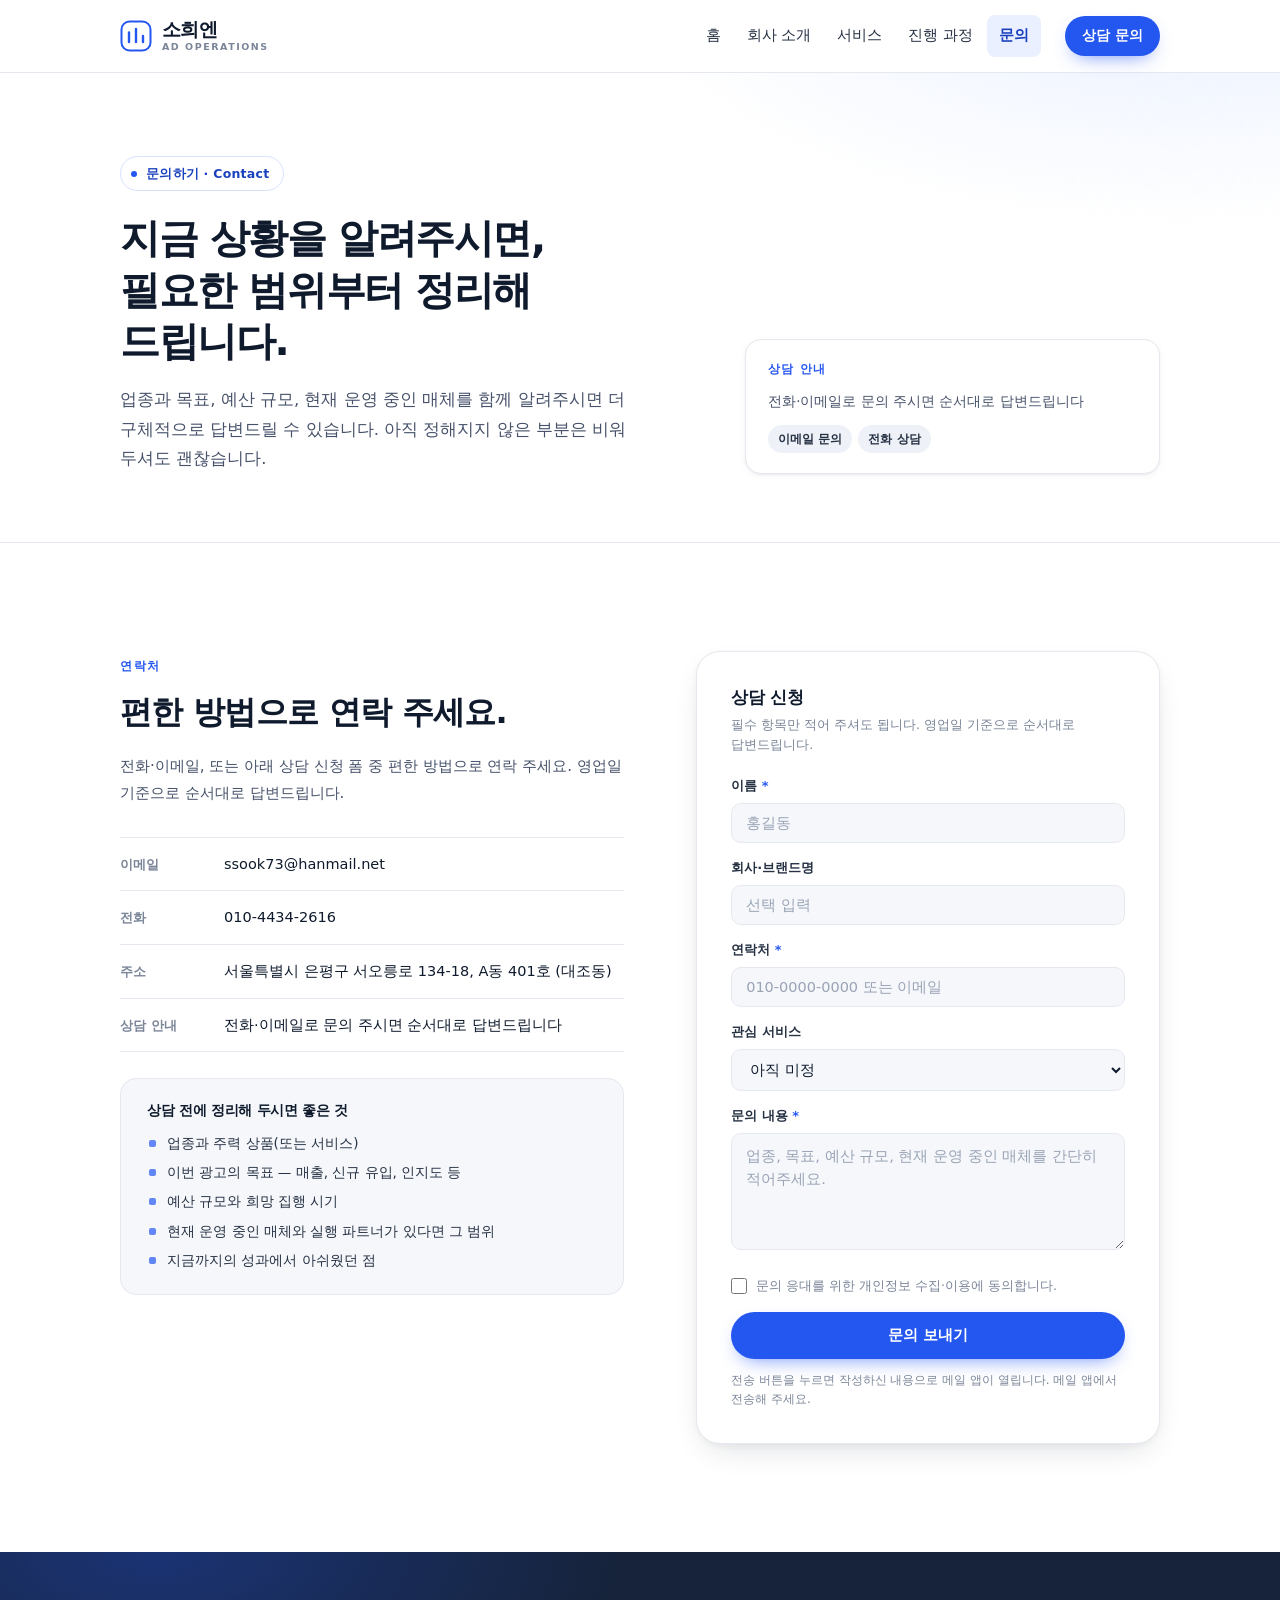
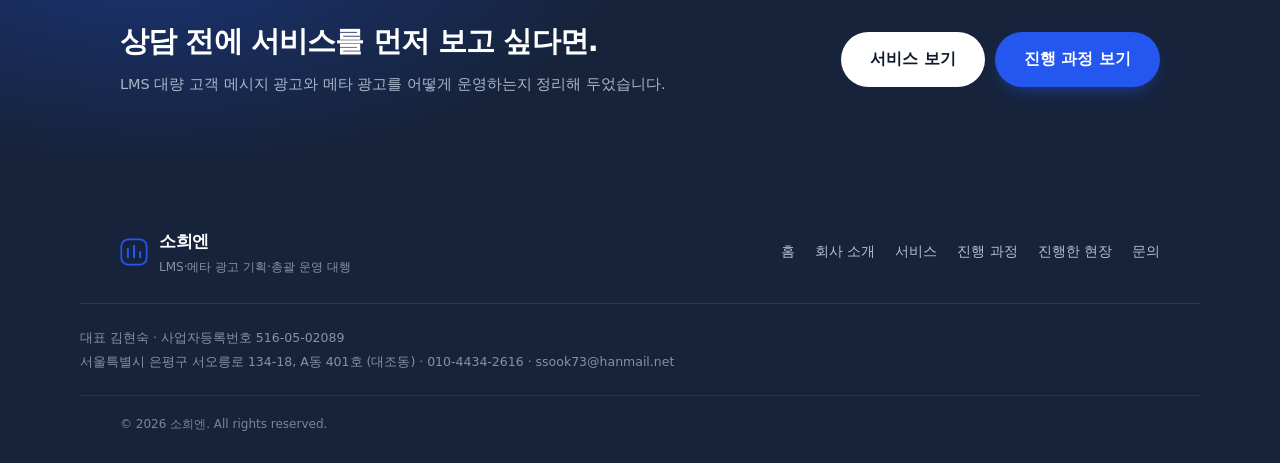
<file: contact.html>
<!doctype html>
<html lang="ko">
<head>
<meta charset="utf-8">
<meta name="viewport" content="width=device-width, initial-scale=1">
<title>문의하기 | 소희엔</title>
<meta name="description" content="소희엔 광고 운영 상담 문의. 업종, 목표, 예산 규모, 현재 운영 중인 매체를 알려주시면 필요한 범위부터 정리해 드립니다.">
<meta name="theme-color" content="#0f1b2d">
<link rel="canonical" href="https://ongtnt02.github.io/soheeen/contact.html">
<meta property="og:type" content="website">
<meta property="og:site_name" content="소희엔">
<meta property="og:locale" content="ko_KR">
<meta property="og:title" content="문의하기 | 소희엔">
<meta property="og:description" content="지금 상황을 알려주시면, 필요한 범위부터 정리해 드립니다.">
<meta property="og:url" content="https://ongtnt02.github.io/soheeen/contact.html">
<meta property="og:image" content="https://ongtnt02.github.io/soheeen/og-image.png">
<meta property="og:image:width" content="1200">
<meta property="og:image:height" content="630">
<meta property="og:image:alt" content="소희엔 문의하기">
<meta name="twitter:card" content="summary_large_image">
<meta name="twitter:title" content="문의하기 | 소희엔">
<meta name="twitter:description" content="지금 상황을 알려주시면, 필요한 범위부터 정리해 드립니다.">
<meta name="twitter:image" content="https://ongtnt02.github.io/soheeen/og-image.png">
<link rel="stylesheet" href="styles.css">
<link rel="icon" href="data:image/svg+xml,%3Csvg xmlns='http://www.w3.org/2000/svg' viewBox='0 0 32 32'%3E%3Crect width='32' height='32' rx='7' fill='%232456f0'/%3E%3Cpath d='M9 22V13M16 22V9M23 22v-6' stroke='white' stroke-width='2.6' stroke-linecap='round'/%3E%3C/svg%3E">
</head>
<body>
<a class="skip-link" href="#main">본문 바로가기</a>


<header class="site-header">
  <div class="wrap header-inner">
    <a class="brand" href="index.html" aria-label="소희엔 홈으로">
      <span class="brand-mark" aria-hidden="true">
        <svg viewBox="0 0 32 32" width="32" height="32" fill="none">
          <rect x="1.5" y="1.5" width="29" height="29" rx="8" stroke="currentColor" stroke-width="2"/>
          <path d="M9 22V12.5M16 22V9M23 22v-6" stroke="currentColor" stroke-width="2.4" stroke-linecap="round"/>
        </svg>
      </span>
      <span class="brand-text">
        <span class="brand-name">소희엔</span>
        <span class="brand-sub">AD OPERATIONS</span>
      </span>
    </a>

    <nav class="nav" id="nav" aria-label="주요 메뉴">
      <a href="index.html">홈</a>
      <a href="about.html">회사 소개</a>
      <a href="services.html">서비스</a>
      <a href="process.html">진행 과정</a>
      <a href="contact.html" aria-current="page">문의</a>
    </nav>

    <a class="btn btn-primary btn-sm header-cta" href="contact.html">상담 문의</a>

    <button class="nav-toggle" type="button" aria-expanded="false" aria-controls="nav" aria-label="메뉴 열기">
      <span></span><span></span><span></span>
    </button>
  </div>
</header>

<main id="main">
  <section class="page-hero">
    <div class="wrap">
      <p class="eyebrow"><span class="eyebrow-line" aria-hidden="true"></span>문의하기 · Contact</p>
      <div class="page-hero-inner">
        <div>
          <h1>지금 상황을 알려주시면,<br class="br-d"> 필요한 범위부터 정리해 드립니다.</h1>
          <p class="lead">
            업종과 목표, 예산 규모, 현재 운영 중인 매체를 함께 알려주시면 더 구체적으로 답변드릴 수 있습니다.
            아직 정해지지 않은 부분은 비워 두셔도 괜찮습니다.
          </p>
        </div>
        <aside class="page-hero-aside">
          <span class="aside-label">상담 안내</span>
          <p>전화·이메일로 문의 주시면 순서대로 답변드립니다</p>
          <div class="chip-row">
            <span class="chip chip--plain">이메일 문의</span>
            <span class="chip chip--plain">전화 상담</span>
          </div>
        </aside>
      </div>
    </div>
  </section>

  <section class="section">
    <div class="wrap contact-grid">
      <div class="contact-intro">
        <p class="section-label">연락처</p>
        <h2>편한 방법으로 연락 주세요.</h2>
        <p class="contact-lead">
          전화·이메일, 또는 아래 상담 신청 폼 중 편한 방법으로 연락 주세요.
          영업일 기준으로 순서대로 답변드립니다.
        </p>

        <ul class="contact-info">
          <li>
            <span class="ci-label">이메일</span>
            <a class="ci-value" href="mailto:ssook73@hanmail.net">ssook73@hanmail.net</a>
          </li>
          <li>
            <span class="ci-label">전화</span>
            <a class="ci-value" href="tel:010-4434-2616">010-4434-2616</a>
          </li>
          <li>
            <span class="ci-label">주소</span>
            <span class="ci-value">서울특별시 은평구 서오릉로 134-18, A동 401호 (대조동)</span>
          </li>
          <li>
            <span class="ci-label">상담 안내</span>
            <span class="ci-value">전화·이메일로 문의 주시면 순서대로 답변드립니다</span>
          </li>
        </ul>

        <div class="prep">
          <h3>상담 전에 정리해 두시면 좋은 것</h3>
          <ul>
            <li>업종과 주력 상품(또는 서비스)</li>
            <li>이번 광고의 목표 — 매출, 신규 유입, 인지도 등</li>
            <li>예산 규모와 희망 집행 시기</li>
            <li>현재 운영 중인 매체와 실행 파트너가 있다면 그 범위</li>
            <li>지금까지의 성과에서 아쉬웠던 점</li>
          </ul>
        </div>
      </div>

      <div class="contact-card">
        <h3 class="form-title">상담 신청</h3>
        <p class="form-sub">필수 항목만 적어 주셔도 됩니다. 영업일 기준으로 순서대로 답변드립니다.</p>

        <!-- 서버·외부 폼 서비스 없이, 방문자의 메일 앱으로 내용을 전달합니다. -->
        <form class="form" action="mailto:ssook73@hanmail.net?subject=%5B%ED%99%88%ED%8E%98%EC%9D%B4%EC%A7%80%20%EB%AC%B8%EC%9D%98%5D" method="post" enctype="text/plain">
          <div class="field">
            <label for="f-name">이름 <span class="req" aria-hidden="true">*</span></label>
            <input id="f-name" name="이름" type="text" autocomplete="name" placeholder="홍길동" required>
          </div>
          <div class="field">
            <label for="f-company">회사·브랜드명</label>
            <input id="f-company" name="회사명" type="text" autocomplete="organization" placeholder="선택 입력">
          </div>
          <div class="field">
            <label for="f-contact">연락처 <span class="req" aria-hidden="true">*</span></label>
            <input id="f-contact" name="연락처" type="text" autocomplete="tel" placeholder="010-0000-0000 또는 이메일" required>
          </div>
          <div class="field">
            <label for="f-interest">관심 서비스</label>
            <select id="f-interest" name="관심서비스">
              <option value="아직 미정">아직 미정</option>
              <option value="LMS 대량 고객 메시지 광고">LMS 대량 고객 메시지 광고</option>
              <option value="메타(Meta) 광고">메타(Meta) 광고</option>
              <option value="둘 다">둘 다</option>
              <option value="실행 파트너 총괄·리포팅">실행 파트너 총괄·리포팅</option>
            </select>
          </div>
          <div class="field">
            <label for="f-message">문의 내용 <span class="req" aria-hidden="true">*</span></label>
            <textarea id="f-message" name="문의내용" rows="4" placeholder="업종, 목표, 예산 규모, 현재 운영 중인 매체를 간단히 적어주세요." required></textarea>
          </div>
          <label class="check">
            <input type="checkbox" name="동의" required>
            <span>문의 응대를 위한 개인정보 수집·이용에 동의합니다.</span>
          </label>
          <button class="btn btn-primary btn-block" type="submit">문의 보내기</button>
          <p class="form-note" id="form-note">
            전송 버튼을 누르면 작성하신 내용으로 메일 앱이 열립니다. 메일 앱에서 전송해 주세요.
          </p>
        </form>
      </div>
    </div>
  </section>

  <section class="cta-band">
    <div class="wrap cta-inner">
      <div class="cta-copy">
        <h2>상담 전에 서비스를 먼저 보고 싶다면.</h2>
        <p>LMS 대량 고객 메시지 광고와 메타 광고를 어떻게 운영하는지 정리해 두었습니다.</p>
      </div>
      <div class="cta-actions">
        <a class="btn btn-on-dark btn-lg" href="services.html">서비스 보기</a>
        <a class="btn btn-primary btn-lg" href="process.html">진행 과정 보기</a>
      </div>
    </div>
  </section>
</main>

<footer class="site-footer">
  <div class="wrap footer-top">
    <div class="footer-brand">
      <span class="brand-mark" aria-hidden="true">
        <svg viewBox="0 0 32 32" width="28" height="28" fill="none">
          <rect x="1.5" y="1.5" width="29" height="29" rx="8" stroke="currentColor" stroke-width="2"/>
          <path d="M9 22V12.5M16 22V9M23 22v-6" stroke="currentColor" stroke-width="2.4" stroke-linecap="round"/>
        </svg>
      </span>
      <div>
        <p class="footer-name">소희엔</p>
        <p class="footer-desc">LMS·메타 광고 기획·총괄 운영 대행</p>
      </div>
    </div>

    <nav class="footer-nav" aria-label="바로가기">
      <a href="index.html">홈</a>
      <a href="about.html">회사 소개</a>
      <a href="services.html">서비스</a>
      <a href="process.html">진행 과정</a>
      <a href="index.html#portfolio">진행한 현장</a>
      <a href="contact.html">문의</a>
    </nav>
  </div>

  <div class="wrap footer-info">
    <p>대표 김현숙 · 사업자등록번호 516-05-02089</p>
    <p>서울특별시 은평구 서오릉로 134-18, A동 401호 (대조동) · 010-4434-2616 · ssook73@hanmail.net</p>
  </div>

  <div class="wrap footer-bottom">
    <p>© <span class="year">2026</span> 소희엔. All rights reserved.</p>
  </div>
</footer>

<script>
  // 모바일 메뉴
  (function () {
    var btn = document.querySelector('.nav-toggle');
    var nav = document.getElementById('nav');
    if (!btn || !nav) return;
    btn.addEventListener('click', function () {
      var open = nav.classList.toggle('is-open');
      btn.setAttribute('aria-expanded', open ? 'true' : 'false');
      btn.setAttribute('aria-label', open ? '메뉴 닫기' : '메뉴 열기');
      document.body.classList.toggle('nav-open', open);
    });
    nav.addEventListener('click', function (e) {
      if (e.target.tagName === 'A') {
        nav.classList.remove('is-open');
        btn.setAttribute('aria-expanded', 'false');
        btn.setAttribute('aria-label', '메뉴 열기');
        document.body.classList.remove('nav-open');
      }
    });
  })();

  // 연도
  (function () {
    var y = new Date().getFullYear();
    var nodes = document.querySelectorAll('.year');
    for (var i = 0; i < nodes.length; i++) nodes[i].textContent = y;
  })();

  // 문의 폼 → 메일 앱으로 전달 (서버·외부 서비스 없이 동작)
  (function () {
    var form = document.querySelector('.form');
    if (!form) return;
    var note = document.getElementById('form-note');
    var defaultNote = note ? note.textContent : '';
    form.addEventListener('submit', function (e) {
      e.preventDefault();
      if (!form.checkValidity()) { form.reportValidity(); return; }
      var to = (form.getAttribute('action') || '').replace(/^mailto:/, '').split('?')[0];
      var d = new FormData(form);
      var val = function (k) { return (d.get(k) || '').toString().trim(); };
      if (!to) {
        if (note) {
          note.textContent = '문의 이메일 주소가 설정되지 않았습니다.';
          note.classList.add('is-warn');
        }
        return;
      }
      var subject = '[홈페이지 문의] ' + (val('회사명') || val('이름'));
      var body = [
        '이름: ' + val('이름'),
        '회사·브랜드: ' + val('회사명'),
        '연락처: ' + val('연락처'),
        '관심 서비스: ' + val('관심서비스'),
        '',
        val('문의내용')
      ].join('\n');
      window.location.href = 'mailto:' + to + '?subject=' + encodeURIComponent(subject) + '&body=' + encodeURIComponent(body);
      if (note) { note.textContent = defaultNote; note.classList.remove('is-warn'); }
    });
  })();
</script>
</body>
</html>
</file>
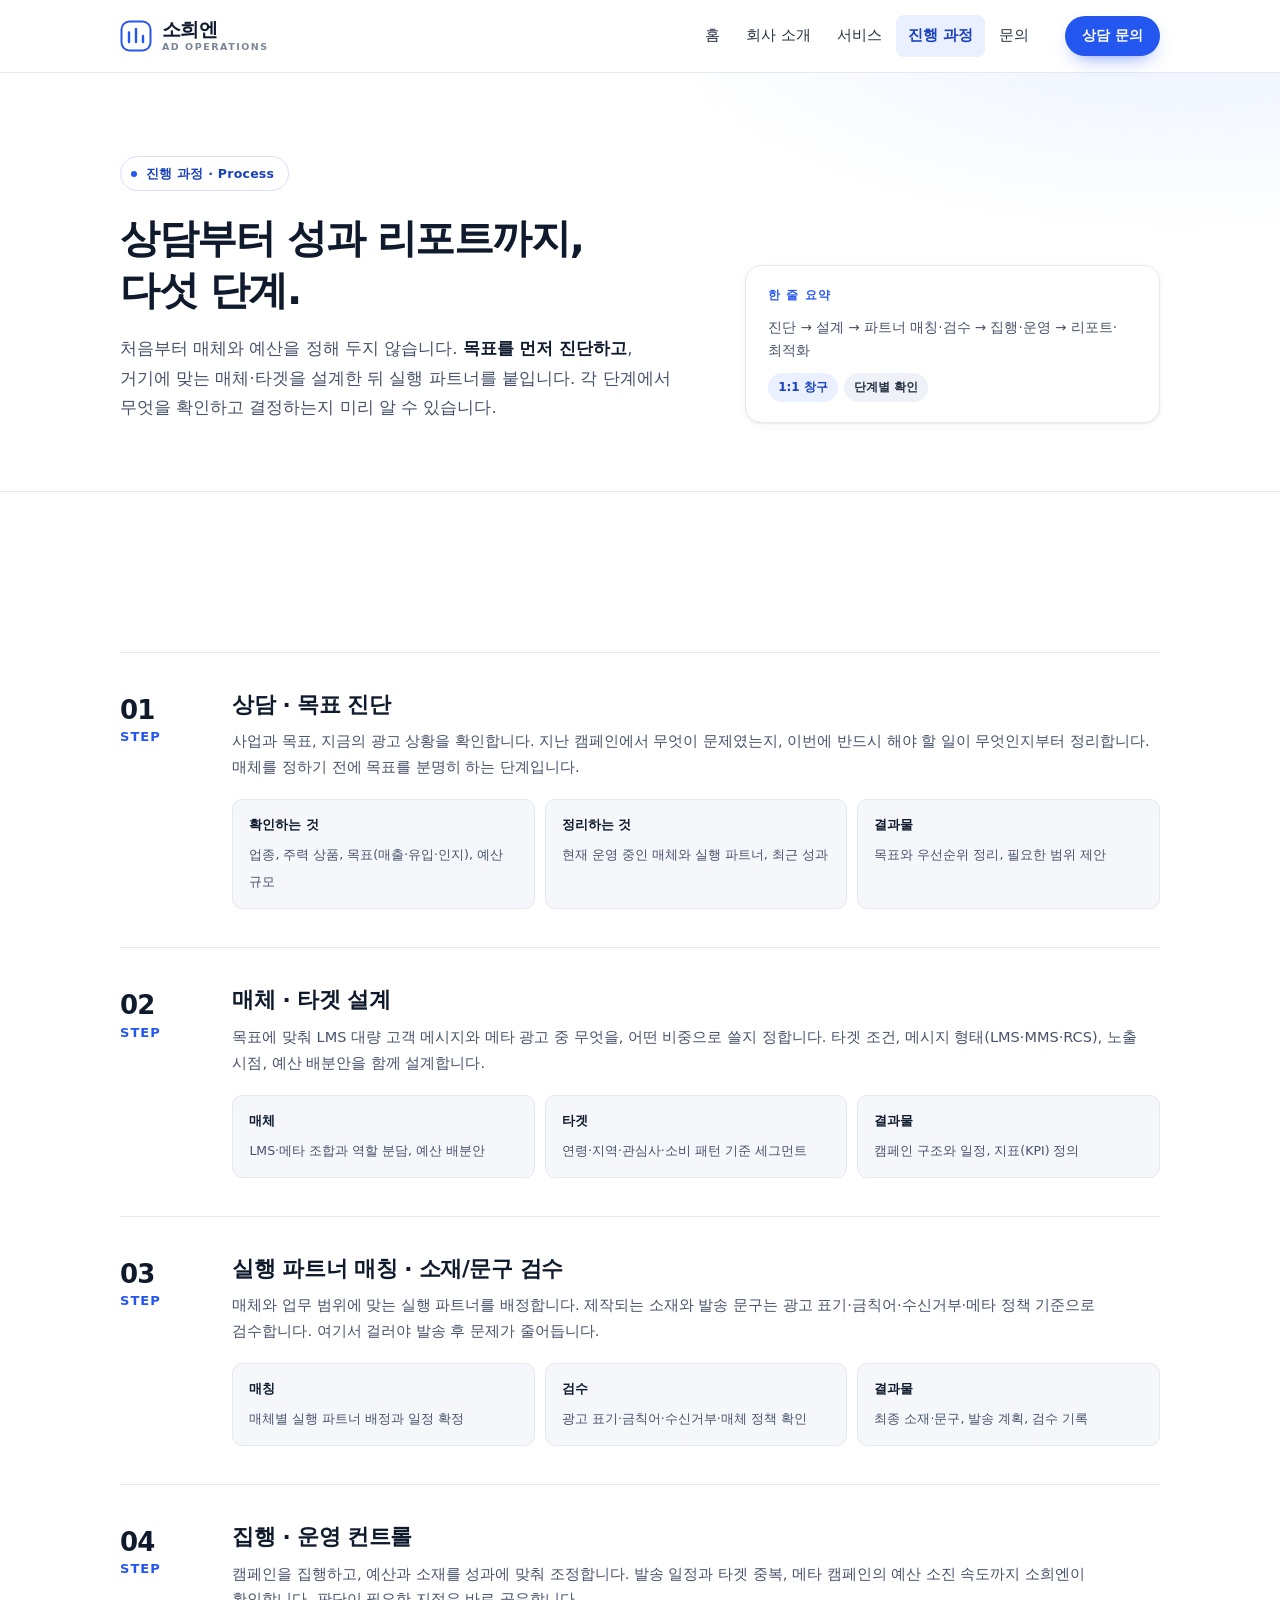
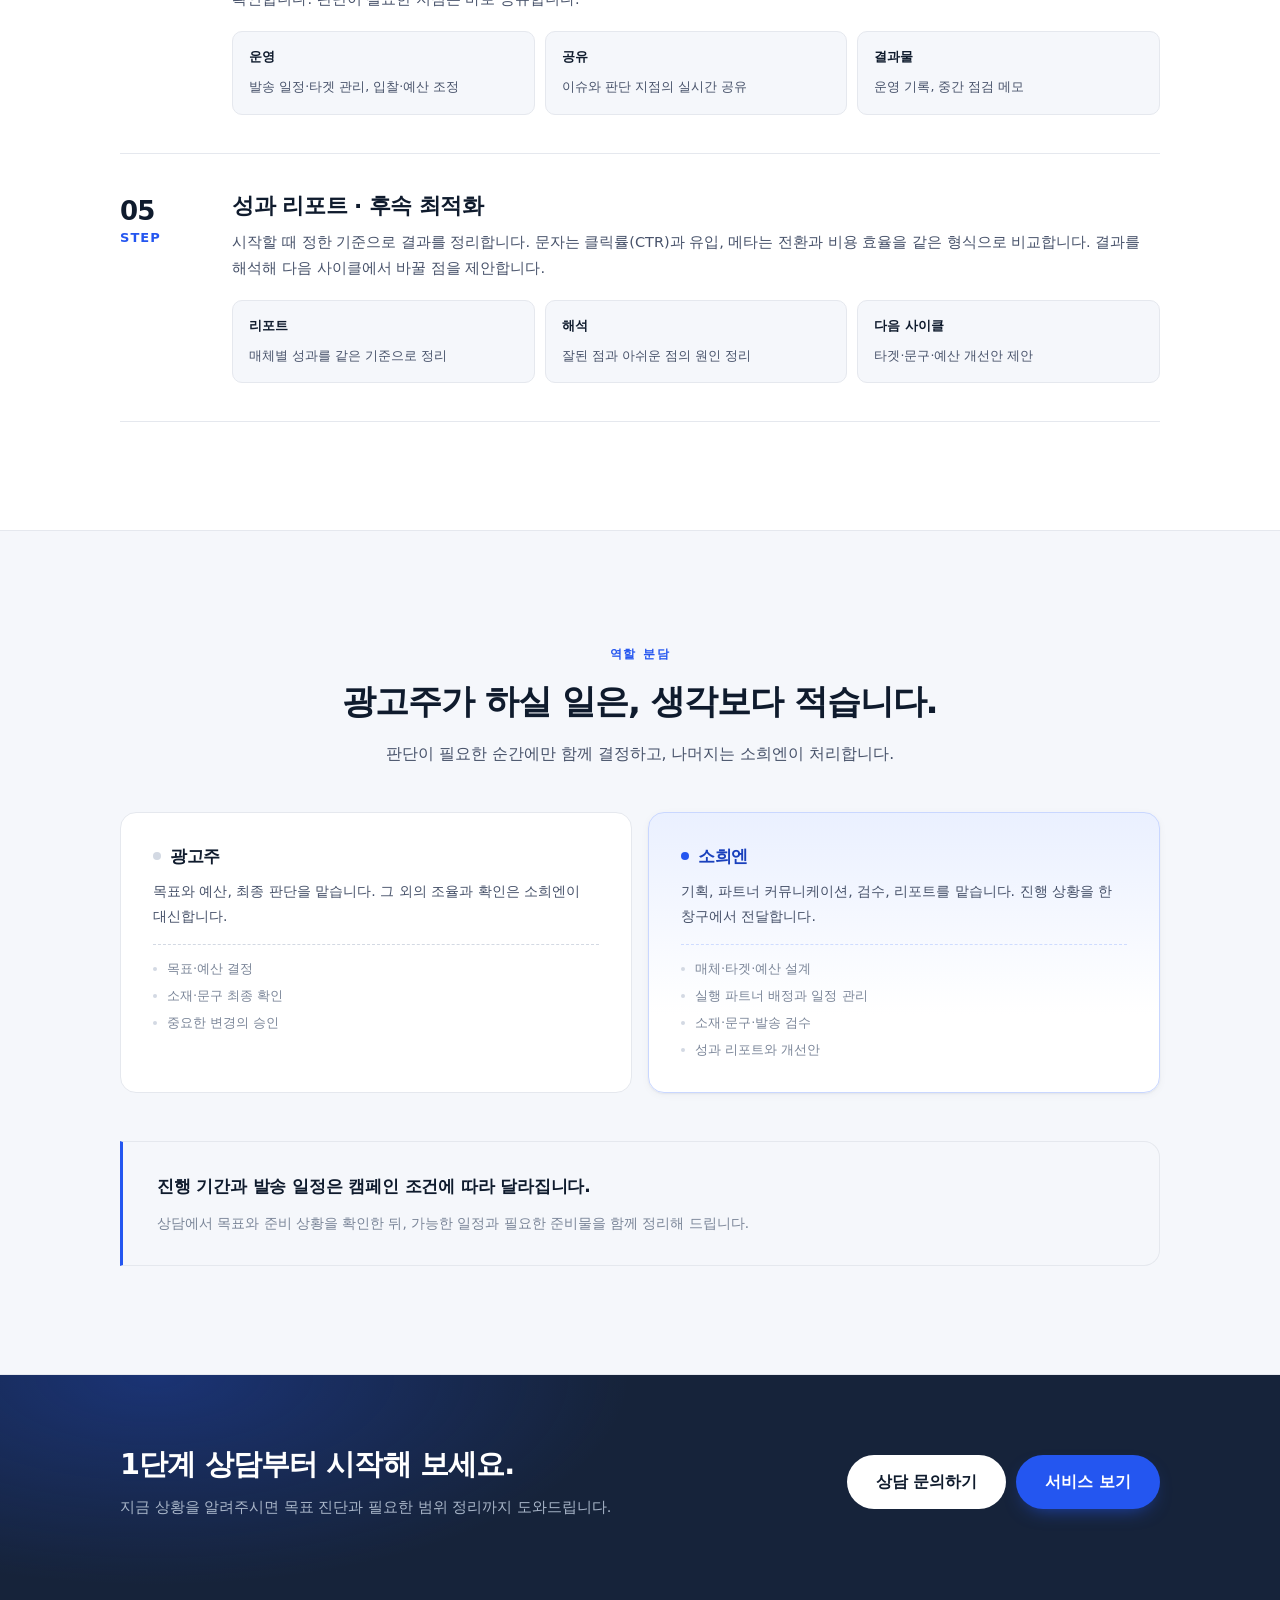
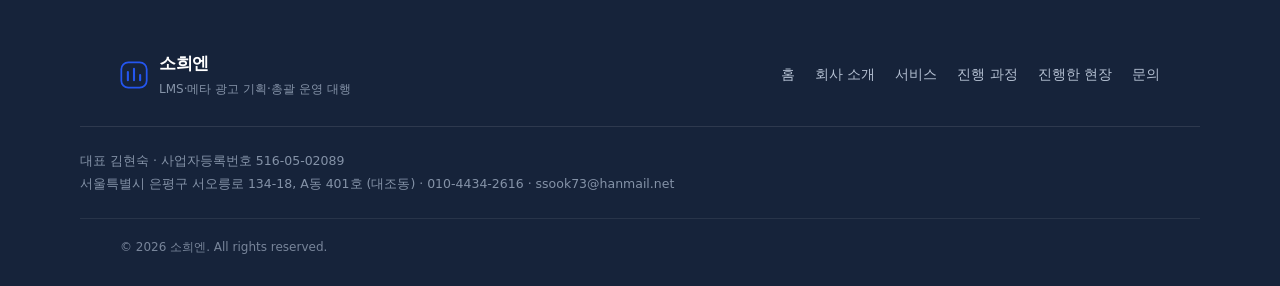
<file: process.html>
<!doctype html>
<html lang="ko">
<head>
<meta charset="utf-8">
<meta name="viewport" content="width=device-width, initial-scale=1">
<title>진행 과정 | 소희엔</title>
<meta name="description" content="소희엔의 광고 운영 진행 과정: 상담·목표 진단부터 매체·타겟 설계, 실행 파트너 매칭과 검수, 집행·운영 컨트롤, 성과 리포트와 후속 최적화까지.">
<meta name="theme-color" content="#0f1b2d">
<link rel="canonical" href="https://ongtnt02.github.io/soheeen/process.html">
<meta property="og:type" content="website">
<meta property="og:site_name" content="소희엔">
<meta property="og:locale" content="ko_KR">
<meta property="og:title" content="진행 과정 | 소희엔">
<meta property="og:description" content="상담부터 성과 리포트까지, 다섯 단계로 진행합니다.">
<meta property="og:url" content="https://ongtnt02.github.io/soheeen/process.html">
<meta property="og:image" content="https://ongtnt02.github.io/soheeen/og-image.png">
<meta property="og:image:width" content="1200">
<meta property="og:image:height" content="630">
<meta property="og:image:alt" content="소희엔 진행 과정">
<meta name="twitter:card" content="summary_large_image">
<meta name="twitter:title" content="진행 과정 | 소희엔">
<meta name="twitter:description" content="상담부터 성과 리포트까지, 다섯 단계로 진행합니다.">
<meta name="twitter:image" content="https://ongtnt02.github.io/soheeen/og-image.png">
<link rel="stylesheet" href="styles.css">
<link rel="icon" href="data:image/svg+xml,%3Csvg xmlns='http://www.w3.org/2000/svg' viewBox='0 0 32 32'%3E%3Crect width='32' height='32' rx='7' fill='%232456f0'/%3E%3Cpath d='M9 22V13M16 22V9M23 22v-6' stroke='white' stroke-width='2.6' stroke-linecap='round'/%3E%3C/svg%3E">
</head>
<body>
<a class="skip-link" href="#main">본문 바로가기</a>


<header class="site-header">
  <div class="wrap header-inner">
    <a class="brand" href="index.html" aria-label="소희엔 홈으로">
      <span class="brand-mark" aria-hidden="true">
        <svg viewBox="0 0 32 32" width="32" height="32" fill="none">
          <rect x="1.5" y="1.5" width="29" height="29" rx="8" stroke="currentColor" stroke-width="2"/>
          <path d="M9 22V12.5M16 22V9M23 22v-6" stroke="currentColor" stroke-width="2.4" stroke-linecap="round"/>
        </svg>
      </span>
      <span class="brand-text">
        <span class="brand-name">소희엔</span>
        <span class="brand-sub">AD OPERATIONS</span>
      </span>
    </a>

    <nav class="nav" id="nav" aria-label="주요 메뉴">
      <a href="index.html">홈</a>
      <a href="about.html">회사 소개</a>
      <a href="services.html">서비스</a>
      <a href="process.html" aria-current="page">진행 과정</a>
      <a href="contact.html">문의</a>
    </nav>

    <a class="btn btn-primary btn-sm header-cta" href="contact.html">상담 문의</a>

    <button class="nav-toggle" type="button" aria-expanded="false" aria-controls="nav" aria-label="메뉴 열기">
      <span></span><span></span><span></span>
    </button>
  </div>
</header>

<main id="main">
  <section class="page-hero">
    <div class="wrap">
      <p class="eyebrow"><span class="eyebrow-line" aria-hidden="true"></span>진행 과정 · Process</p>
      <div class="page-hero-inner">
        <div>
          <h1>상담부터 성과 리포트까지,<br class="br-d"> 다섯 단계.</h1>
          <p class="lead">
            처음부터 매체와 예산을 정해 두지 않습니다. <strong>목표를 먼저 진단하고</strong>,
            거기에 맞는 매체·타겟을 설계한 뒤 실행 파트너를 붙입니다.
            각 단계에서 무엇을 확인하고 결정하는지 미리 알 수 있습니다.
          </p>
        </div>
        <aside class="page-hero-aside">
          <span class="aside-label">한 줄 요약</span>
          <p>진단 → 설계 → 파트너 매칭·검수 → 집행·운영 → 리포트·최적화</p>
          <div class="chip-row">
            <span class="chip">1:1 창구</span>
            <span class="chip chip--plain">단계별 확인</span>
          </div>
        </aside>
      </div>
    </div>
  </section>

  <!-- 5단계 타임라인 -->
  <section class="section">
    <div class="wrap">
      <ol class="timeline">
        <li class="tl-item">
          <div class="tl-num"><span>01</span>STEP</div>
          <div class="tl-body">
            <h3>상담 · 목표 진단</h3>
            <p>
              사업과 목표, 지금의 광고 상황을 확인합니다. 지난 캠페인에서 무엇이 문제였는지,
              이번에 반드시 해야 할 일이 무엇인지부터 정리합니다. 매체를 정하기 전에 목표를 분명히 하는 단계입니다.
            </p>
            <div class="tl-points">
              <div class="tl-point"><strong>확인하는 것</strong><span>업종, 주력 상품, 목표(매출·유입·인지), 예산 규모</span></div>
              <div class="tl-point"><strong>정리하는 것</strong><span>현재 운영 중인 매체와 실행 파트너, 최근 성과</span></div>
              <div class="tl-point"><strong>결과물</strong><span>목표와 우선순위 정리, 필요한 범위 제안</span></div>
            </div>
          </div>
        </li>

        <li class="tl-item">
          <div class="tl-num"><span>02</span>STEP</div>
          <div class="tl-body">
            <h3>매체 · 타겟 설계</h3>
            <p>
              목표에 맞춰 LMS 대량 고객 메시지와 메타 광고 중 무엇을, 어떤 비중으로 쓸지 정합니다.
              타겟 조건, 메시지 형태(LMS·MMS·RCS), 노출 시점, 예산 배분안을 함께 설계합니다.
            </p>
            <div class="tl-points">
              <div class="tl-point"><strong>매체</strong><span>LMS·메타 조합과 역할 분담, 예산 배분안</span></div>
              <div class="tl-point"><strong>타겟</strong><span>연령·지역·관심사·소비 패턴 기준 세그먼트</span></div>
              <div class="tl-point"><strong>결과물</strong><span>캠페인 구조와 일정, 지표(KPI) 정의</span></div>
            </div>
          </div>
        </li>

        <li class="tl-item">
          <div class="tl-num"><span>03</span>STEP</div>
          <div class="tl-body">
            <h3>실행 파트너 매칭 · 소재/문구 검수</h3>
            <p>
              매체와 업무 범위에 맞는 실행 파트너를 배정합니다. 제작되는 소재와 발송 문구는
              광고 표기·금칙어·수신거부·메타 정책 기준으로 검수합니다. 여기서 걸러야 발송 후 문제가 줄어듭니다.
            </p>
            <div class="tl-points">
              <div class="tl-point"><strong>매칭</strong><span>매체별 실행 파트너 배정과 일정 확정</span></div>
              <div class="tl-point"><strong>검수</strong><span>광고 표기·금칙어·수신거부·매체 정책 확인</span></div>
              <div class="tl-point"><strong>결과물</strong><span>최종 소재·문구, 발송 계획, 검수 기록</span></div>
            </div>
          </div>
        </li>

        <li class="tl-item">
          <div class="tl-num"><span>04</span>STEP</div>
          <div class="tl-body">
            <h3>집행 · 운영 컨트롤</h3>
            <p>
              캠페인을 집행하고, 예산과 소재를 성과에 맞춰 조정합니다. 발송 일정과 타겟 중복,
              메타 캠페인의 예산 소진 속도까지 소희엔이 확인합니다. 판단이 필요한 지점은 바로 공유합니다.
            </p>
            <div class="tl-points">
              <div class="tl-point"><strong>운영</strong><span>발송 일정·타겟 관리, 입찰·예산 조정</span></div>
              <div class="tl-point"><strong>공유</strong><span>이슈와 판단 지점의 실시간 공유</span></div>
              <div class="tl-point"><strong>결과물</strong><span>운영 기록, 중간 점검 메모</span></div>
            </div>
          </div>
        </li>

        <li class="tl-item">
          <div class="tl-num"><span>05</span>STEP</div>
          <div class="tl-body">
            <h3>성과 리포트 · 후속 최적화</h3>
            <p>
              시작할 때 정한 기준으로 결과를 정리합니다. 문자는 클릭률(CTR)과 유입, 메타는 전환과 비용 효율을
              같은 형식으로 비교합니다. 결과를 해석해 다음 사이클에서 바꿀 점을 제안합니다.
            </p>
            <div class="tl-points">
              <div class="tl-point"><strong>리포트</strong><span>매체별 성과를 같은 기준으로 정리</span></div>
              <div class="tl-point"><strong>해석</strong><span>잘된 점과 아쉬운 점의 원인 정리</span></div>
              <div class="tl-point"><strong>다음 사이클</strong><span>타겟·문구·예산 개선안 제안</span></div>
            </div>
          </div>
        </li>
      </ol>
    </div>
  </section>

  <!-- 역할 분담 -->
  <section class="section section--tint">
    <div class="wrap">
      <div class="section-head center">
        <p class="section-label">역할 분담</p>
        <h2>광고주가 하실 일은, 생각보다 적습니다.</h2>
        <p class="section-desc">판단이 필요한 순간에만 함께 결정하고, 나머지는 소희엔이 처리합니다.</p>
      </div>

      <div class="split-cards">
        <article class="split-card">
          <h3><span class="dot" aria-hidden="true"></span>광고주</h3>
          <p>목표와 예산, 최종 판단을 맡습니다. 그 외의 조율과 확인은 소희엔이 대신합니다.</p>
          <ul>
            <li>목표·예산 결정</li>
            <li>소재·문구 최종 확인</li>
            <li>중요한 변경의 승인</li>
          </ul>
        </article>
        <article class="split-card split-card--accent">
          <h3><span class="dot" aria-hidden="true"></span>소희엔</h3>
          <p>기획, 파트너 커뮤니케이션, 검수, 리포트를 맡습니다. 진행 상황을 한 창구에서 전달합니다.</p>
          <ul>
            <li>매체·타겟·예산 설계</li>
            <li>실행 파트너 배정과 일정 관리</li>
            <li>소재·문구·발송 검수</li>
            <li>성과 리포트와 개선안</li>
          </ul>
        </article>
      </div>

      <div class="callout">
        <p>진행 기간과 발송 일정은 캠페인 조건에 따라 달라집니다.</p>
        <span>상담에서 목표와 준비 상황을 확인한 뒤, 가능한 일정과 필요한 준비물을 함께 정리해 드립니다.</span>
      </div>
    </div>
  </section>

  <section class="cta-band">
    <div class="wrap cta-inner">
      <div class="cta-copy">
        <h2>1단계 상담부터 시작해 보세요.</h2>
        <p>지금 상황을 알려주시면 목표 진단과 필요한 범위 정리까지 도와드립니다.</p>
      </div>
      <div class="cta-actions">
        <a class="btn btn-on-dark btn-lg" href="contact.html">상담 문의하기</a>
        <a class="btn btn-primary btn-lg" href="services.html">서비스 보기</a>
      </div>
    </div>
  </section>
</main>

<footer class="site-footer">
  <div class="wrap footer-top">
    <div class="footer-brand">
      <span class="brand-mark" aria-hidden="true">
        <svg viewBox="0 0 32 32" width="28" height="28" fill="none">
          <rect x="1.5" y="1.5" width="29" height="29" rx="8" stroke="currentColor" stroke-width="2"/>
          <path d="M9 22V12.5M16 22V9M23 22v-6" stroke="currentColor" stroke-width="2.4" stroke-linecap="round"/>
        </svg>
      </span>
      <div>
        <p class="footer-name">소희엔</p>
        <p class="footer-desc">LMS·메타 광고 기획·총괄 운영 대행</p>
      </div>
    </div>

    <nav class="footer-nav" aria-label="바로가기">
      <a href="index.html">홈</a>
      <a href="about.html">회사 소개</a>
      <a href="services.html">서비스</a>
      <a href="process.html">진행 과정</a>
      <a href="index.html#portfolio">진행한 현장</a>
      <a href="contact.html">문의</a>
    </nav>
  </div>

  <div class="wrap footer-info">
    <p>대표 김현숙 · 사업자등록번호 516-05-02089</p>
    <p>서울특별시 은평구 서오릉로 134-18, A동 401호 (대조동) · 010-4434-2616 · ssook73@hanmail.net</p>
  </div>

  <div class="wrap footer-bottom">
    <p>© <span class="year">2026</span> 소희엔. All rights reserved.</p>
  </div>
</footer>

<script>
  (function () {
    var btn = document.querySelector('.nav-toggle');
    var nav = document.getElementById('nav');
    if (!btn || !nav) return;
    btn.addEventListener('click', function () {
      var open = nav.classList.toggle('is-open');
      btn.setAttribute('aria-expanded', open ? 'true' : 'false');
      btn.setAttribute('aria-label', open ? '메뉴 닫기' : '메뉴 열기');
      document.body.classList.toggle('nav-open', open);
    });
    nav.addEventListener('click', function (e) {
      if (e.target.tagName === 'A') {
        nav.classList.remove('is-open');
        btn.setAttribute('aria-expanded', 'false');
        btn.setAttribute('aria-label', '메뉴 열기');
        document.body.classList.remove('nav-open');
      }
    });
  })();
  (function () {
    var y = new Date().getFullYear();
    var nodes = document.querySelectorAll('.year');
    for (var i = 0; i < nodes.length; i++) nodes[i].textContent = y;
  })();
</script>
</body>
</html>
</file>
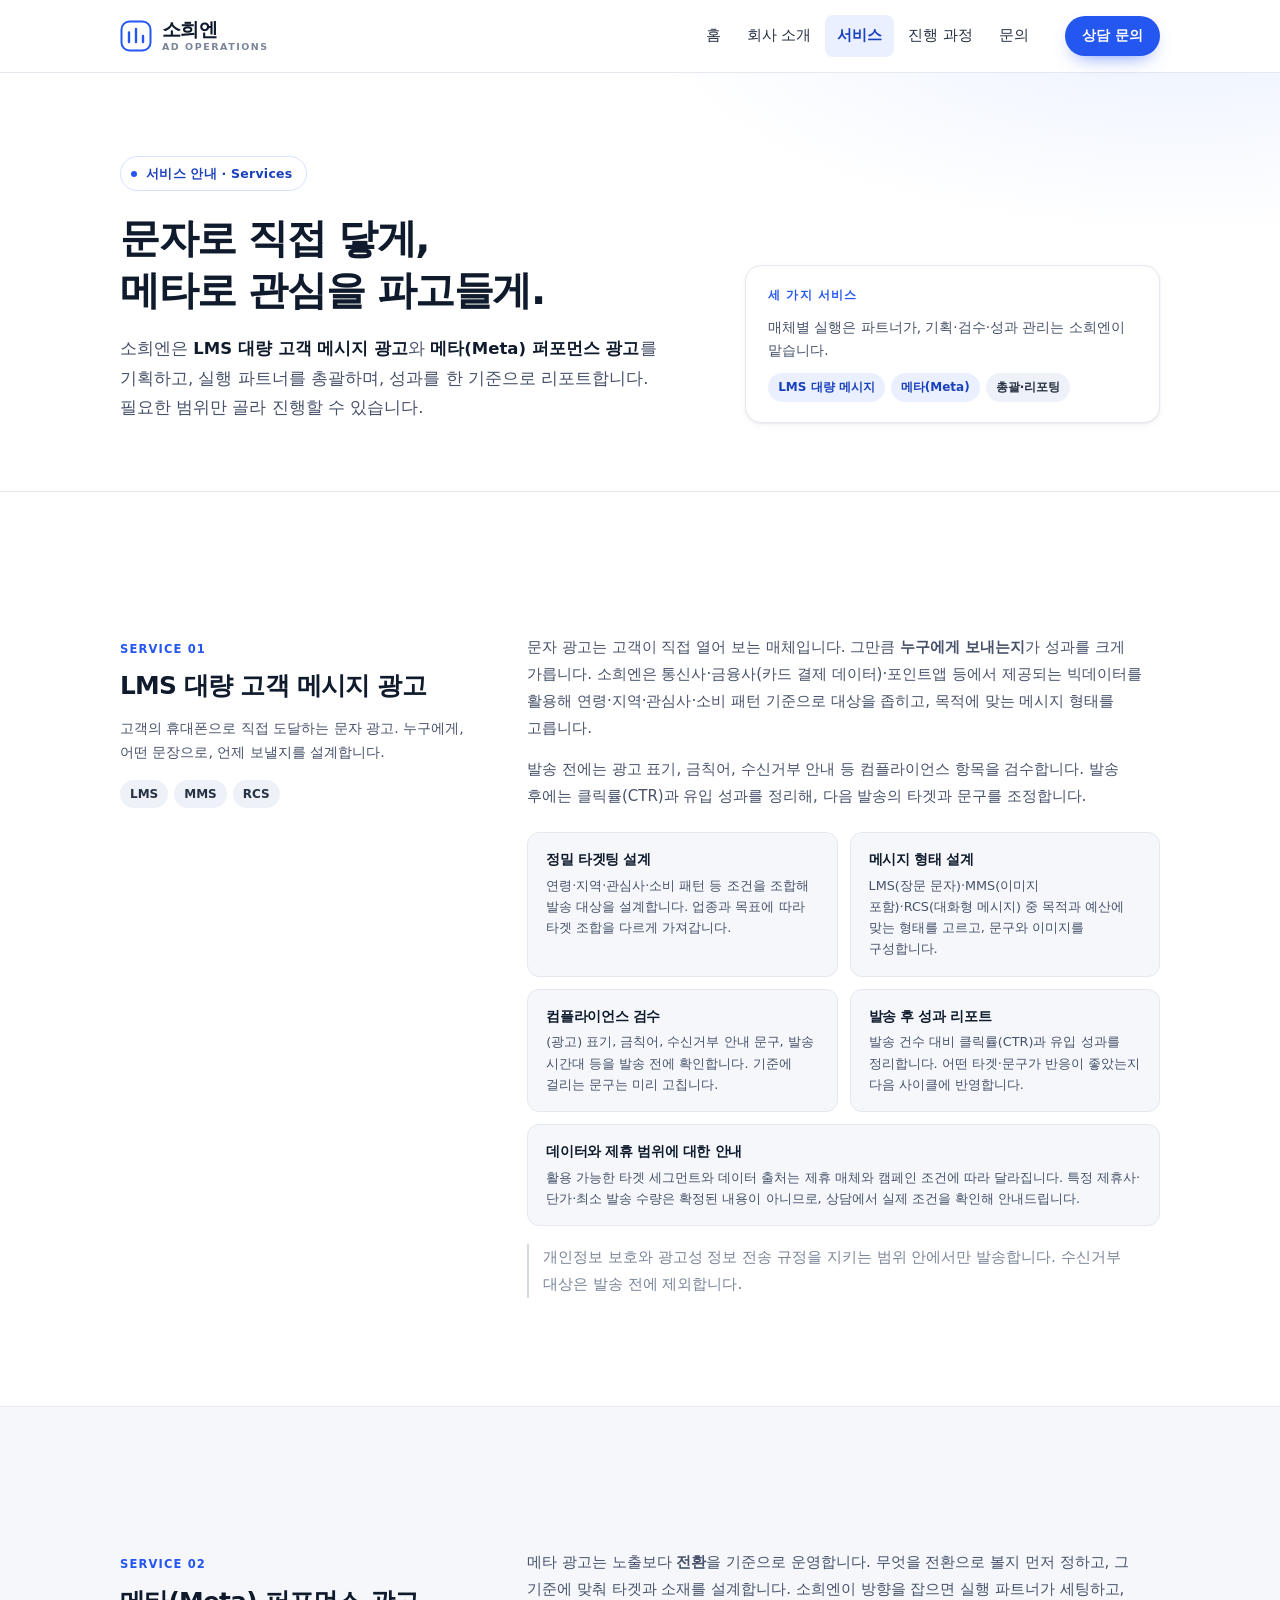
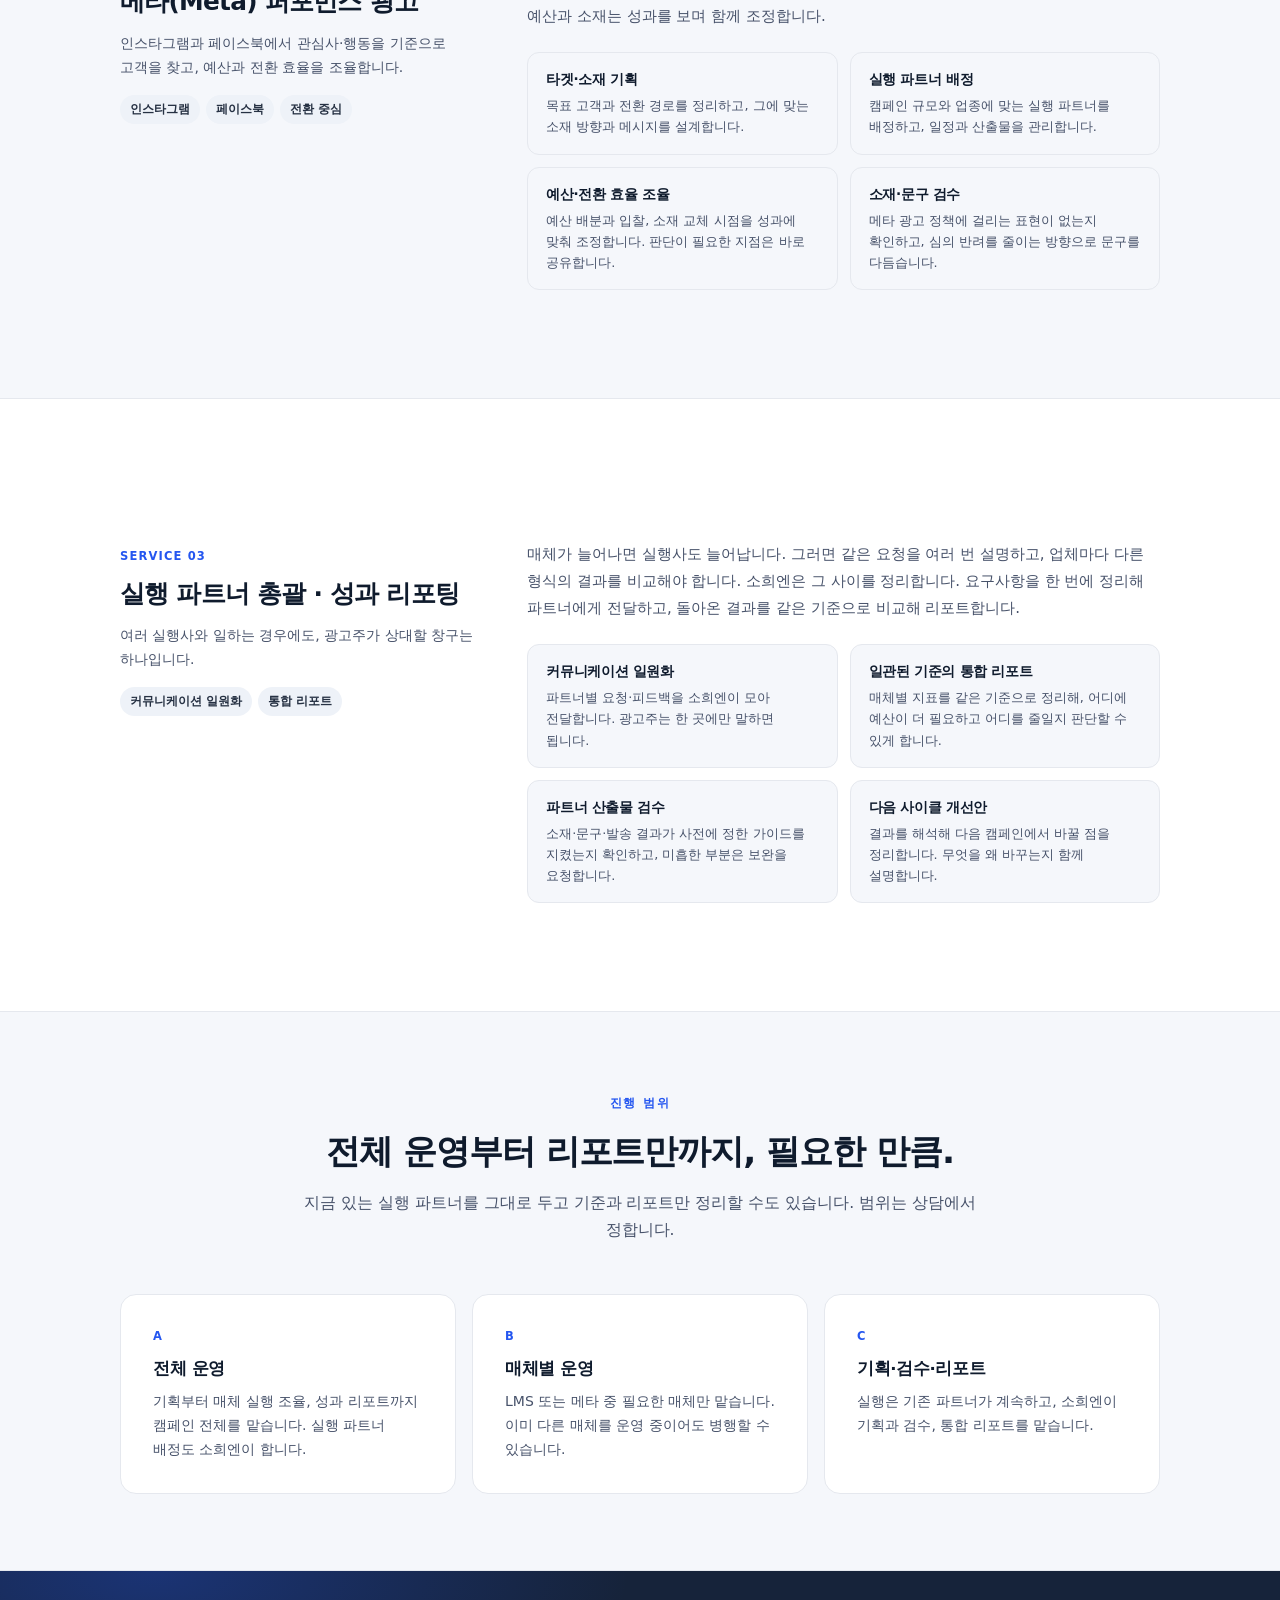
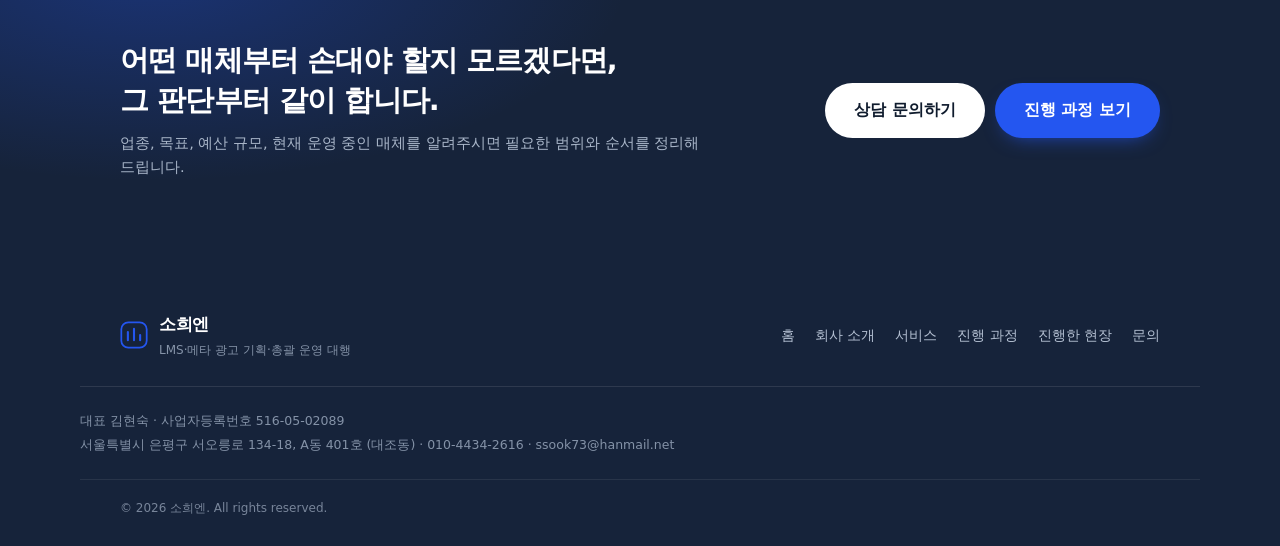
<file: services.html>
<!doctype html>
<html lang="ko">
<head>
<meta charset="utf-8">
<meta name="viewport" content="width=device-width, initial-scale=1">
<title>서비스 안내 | 소희엔 — LMS 대량 고객 메시지 · 메타 광고</title>
<meta name="description" content="소희엔의 서비스: LMS 대량 고객 메시지 광고, 메타(Meta) 퍼포먼스 광고, 실행 파트너 총괄과 성과 리포팅.">
<meta name="theme-color" content="#0f1b2d">
<link rel="canonical" href="https://ongtnt02.github.io/soheeen/services.html">
<meta property="og:type" content="website">
<meta property="og:site_name" content="소희엔">
<meta property="og:locale" content="ko_KR">
<meta property="og:title" content="서비스 안내 | 소희엔">
<meta property="og:description" content="LMS 대량 고객 메시지 광고와 메타 광고를 기획하고, 실행 파트너를 총괄합니다.">
<meta property="og:url" content="https://ongtnt02.github.io/soheeen/services.html">
<meta property="og:image" content="https://ongtnt02.github.io/soheeen/og-image.png">
<meta property="og:image:width" content="1200">
<meta property="og:image:height" content="630">
<meta property="og:image:alt" content="소희엔 서비스 안내">
<meta name="twitter:card" content="summary_large_image">
<meta name="twitter:title" content="서비스 안내 | 소희엔">
<meta name="twitter:description" content="LMS 대량 고객 메시지 광고와 메타 광고를 기획하고, 실행 파트너를 총괄합니다.">
<meta name="twitter:image" content="https://ongtnt02.github.io/soheeen/og-image.png">
<link rel="stylesheet" href="styles.css">
<link rel="icon" href="data:image/svg+xml,%3Csvg xmlns='http://www.w3.org/2000/svg' viewBox='0 0 32 32'%3E%3Crect width='32' height='32' rx='7' fill='%232456f0'/%3E%3Cpath d='M9 22V13M16 22V9M23 22v-6' stroke='white' stroke-width='2.6' stroke-linecap='round'/%3E%3C/svg%3E">
</head>
<body>
<a class="skip-link" href="#main">본문 바로가기</a>


<header class="site-header">
  <div class="wrap header-inner">
    <a class="brand" href="index.html" aria-label="소희엔 홈으로">
      <span class="brand-mark" aria-hidden="true">
        <svg viewBox="0 0 32 32" width="32" height="32" fill="none">
          <rect x="1.5" y="1.5" width="29" height="29" rx="8" stroke="currentColor" stroke-width="2"/>
          <path d="M9 22V12.5M16 22V9M23 22v-6" stroke="currentColor" stroke-width="2.4" stroke-linecap="round"/>
        </svg>
      </span>
      <span class="brand-text">
        <span class="brand-name">소희엔</span>
        <span class="brand-sub">AD OPERATIONS</span>
      </span>
    </a>

    <nav class="nav" id="nav" aria-label="주요 메뉴">
      <a href="index.html">홈</a>
      <a href="about.html">회사 소개</a>
      <a href="services.html" aria-current="page">서비스</a>
      <a href="process.html">진행 과정</a>
      <a href="contact.html">문의</a>
    </nav>

    <a class="btn btn-primary btn-sm header-cta" href="contact.html">상담 문의</a>

    <button class="nav-toggle" type="button" aria-expanded="false" aria-controls="nav" aria-label="메뉴 열기">
      <span></span><span></span><span></span>
    </button>
  </div>
</header>

<main id="main">
  <section class="page-hero">
    <div class="wrap">
      <p class="eyebrow"><span class="eyebrow-line" aria-hidden="true"></span>서비스 안내 · Services</p>
      <div class="page-hero-inner">
        <div>
          <h1>문자로 직접 닿게,<br class="br-d"> 메타로 관심을 파고들게.</h1>
          <p class="lead">
            소희엔은 <strong>LMS 대량 고객 메시지 광고</strong>와 <strong>메타(Meta) 퍼포먼스 광고</strong>를
            기획하고, 실행 파트너를 총괄하며, 성과를 한 기준으로 리포트합니다.
            필요한 범위만 골라 진행할 수 있습니다.
          </p>
        </div>
        <aside class="page-hero-aside">
          <span class="aside-label">세 가지 서비스</span>
          <p>매체별 실행은 파트너가, 기획·검수·성과 관리는 소희엔이 맡습니다.</p>
          <div class="chip-row">
            <span class="chip">LMS 대량 메시지</span>
            <span class="chip">메타(Meta)</span>
            <span class="chip chip--plain">총괄·리포팅</span>
          </div>
        </aside>
      </div>
    </div>
  </section>

  <!-- 서비스 1: LMS -->
  <section class="section" id="lms">
    <div class="wrap">
      <div class="service-block">
        <div class="service-block-head">
          <span class="service-kicker">Service 01</span>
          <h3>LMS 대량 고객 메시지 광고</h3>
          <p>고객의 휴대폰으로 직접 도달하는 문자 광고. 누구에게, 어떤 문장으로, 언제 보낼지를 설계합니다.</p>
          <div class="chip-row" style="margin-top: 16px;">
            <span class="chip chip--plain">LMS</span>
            <span class="chip chip--plain">MMS</span>
            <span class="chip chip--plain">RCS</span>
          </div>
        </div>
        <div class="service-block-body">
          <p>
            문자 광고는 고객이 직접 열어 보는 매체입니다. 그만큼 <strong>누구에게 보내는지</strong>가 성과를 크게 가릅니다.
            소희엔은 통신사·금융사(카드 결제 데이터)·포인트앱 등에서 제공되는 빅데이터를 활용해
            연령·지역·관심사·소비 패턴 기준으로 대상을 좁히고, 목적에 맞는 메시지 형태를 고릅니다.
          </p>
          <p>
            발송 전에는 광고 표기, 금칙어, 수신거부 안내 등 컴플라이언스 항목을 검수합니다.
            발송 후에는 클릭률(CTR)과 유입 성과를 정리해, 다음 발송의 타겟과 문구를 조정합니다.
          </p>

          <div class="detail-list">
            <div class="detail">
              <h4>정밀 타겟팅 설계</h4>
              <p>연령·지역·관심사·소비 패턴 등 조건을 조합해 발송 대상을 설계합니다. 업종과 목표에 따라 타겟 조합을 다르게 가져갑니다.</p>
            </div>
            <div class="detail">
              <h4>메시지 형태 설계</h4>
              <p>LMS(장문 문자)·MMS(이미지 포함)·RCS(대화형 메시지) 중 목적과 예산에 맞는 형태를 고르고, 문구와 이미지를 구성합니다.</p>
            </div>
            <div class="detail">
              <h4>컴플라이언스 검수</h4>
              <p>(광고) 표기, 금칙어, 수신거부 안내 문구, 발송 시간대 등을 발송 전에 확인합니다. 기준에 걸리는 문구는 미리 고칩니다.</p>
            </div>
            <div class="detail">
              <h4>발송 후 성과 리포트</h4>
              <p>발송 건수 대비 클릭률(CTR)과 유입 성과를 정리합니다. 어떤 타겟·문구가 반응이 좋았는지 다음 사이클에 반영합니다.</p>
            </div>
            <div class="detail detail--wide">
              <h4>데이터와 제휴 범위에 대한 안내</h4>
              <p>
                활용 가능한 타겟 세그먼트와 데이터 출처는 제휴 매체와 캠페인 조건에 따라 달라집니다.
                특정 제휴사·단가·최소 발송 수량은 확정된 내용이 아니므로, 상담에서 실제 조건을 확인해 안내드립니다.
              </p>
            </div>
          </div>

          <p class="note-line">
            개인정보 보호와 광고성 정보 전송 규정을 지키는 범위 안에서만 발송합니다.
            수신거부 대상은 발송 전에 제외합니다.
          </p>
        </div>
      </div>
    </div>
  </section>

  <!-- 서비스 2: 메타 -->
  <section class="section section--tint" id="meta">
    <div class="wrap">
      <div class="service-block">
        <div class="service-block-head">
          <span class="service-kicker">Service 02</span>
          <h3>메타(Meta) 퍼포먼스 광고</h3>
          <p>인스타그램과 페이스북에서 관심사·행동을 기준으로 고객을 찾고, 예산과 전환 효율을 조율합니다.</p>
          <div class="chip-row" style="margin-top: 16px;">
            <span class="chip chip--plain">인스타그램</span>
            <span class="chip chip--plain">페이스북</span>
            <span class="chip chip--plain">전환 중심</span>
          </div>
        </div>
        <div class="service-block-body">
          <p>
            메타 광고는 노출보다 <strong>전환</strong>을 기준으로 운영합니다. 무엇을 전환으로 볼지 먼저 정하고,
            그 기준에 맞춰 타겟과 소재를 설계합니다. 소희엔이 방향을 잡으면 실행 파트너가 세팅하고,
            예산과 소재는 성과를 보며 함께 조정합니다.
          </p>
          <div class="detail-list">
            <div class="detail">
              <h4>타겟·소재 기획</h4>
              <p>목표 고객과 전환 경로를 정리하고, 그에 맞는 소재 방향과 메시지를 설계합니다.</p>
            </div>
            <div class="detail">
              <h4>실행 파트너 배정</h4>
              <p>캠페인 규모와 업종에 맞는 실행 파트너를 배정하고, 일정과 산출물을 관리합니다.</p>
            </div>
            <div class="detail">
              <h4>예산·전환 효율 조율</h4>
              <p>예산 배분과 입찰, 소재 교체 시점을 성과에 맞춰 조정합니다. 판단이 필요한 지점은 바로 공유합니다.</p>
            </div>
            <div class="detail">
              <h4>소재·문구 검수</h4>
              <p>메타 광고 정책에 걸리는 표현이 없는지 확인하고, 심의 반려를 줄이는 방향으로 문구를 다듬습니다.</p>
            </div>
          </div>
        </div>
      </div>
    </div>
  </section>

  <!-- 서비스 3: 총괄·리포팅 -->
  <section class="section" id="ops">
    <div class="wrap">
      <div class="service-block">
        <div class="service-block-head">
          <span class="service-kicker">Service 03</span>
          <h3>실행 파트너 총괄 · 성과 리포팅</h3>
          <p>여러 실행사와 일하는 경우에도, 광고주가 상대할 창구는 하나입니다.</p>
          <div class="chip-row" style="margin-top: 16px;">
            <span class="chip chip--plain">커뮤니케이션 일원화</span>
            <span class="chip chip--plain">통합 리포트</span>
          </div>
        </div>
        <div class="service-block-body">
          <p>
            매체가 늘어나면 실행사도 늘어납니다. 그러면 같은 요청을 여러 번 설명하고, 업체마다 다른 형식의 결과를
            비교해야 합니다. 소희엔은 그 사이를 정리합니다. 요구사항을 한 번에 정리해 파트너에게 전달하고,
            돌아온 결과를 같은 기준으로 비교해 리포트합니다.
          </p>
          <div class="detail-list">
            <div class="detail">
              <h4>커뮤니케이션 일원화</h4>
              <p>파트너별 요청·피드백을 소희엔이 모아 전달합니다. 광고주는 한 곳에만 말하면 됩니다.</p>
            </div>
            <div class="detail">
              <h4>일관된 기준의 통합 리포트</h4>
              <p>매체별 지표를 같은 기준으로 정리해, 어디에 예산이 더 필요하고 어디를 줄일지 판단할 수 있게 합니다.</p>
            </div>
            <div class="detail">
              <h4>파트너 산출물 검수</h4>
              <p>소재·문구·발송 결과가 사전에 정한 가이드를 지켰는지 확인하고, 미흡한 부분은 보완을 요청합니다.</p>
            </div>
            <div class="detail">
              <h4>다음 사이클 개선안</h4>
              <p>결과를 해석해 다음 캠페인에서 바꿀 점을 정리합니다. 무엇을 왜 바꾸는지 함께 설명합니다.</p>
            </div>
          </div>
        </div>
      </div>
    </div>
  </section>

  <!-- 진행 범위 -->
  <section class="section section--tight section--tint">
    <div class="wrap">
      <div class="section-head center">
        <p class="section-label">진행 범위</p>
        <h2>전체 운영부터 리포트만까지, 필요한 만큼.</h2>
        <p class="section-desc">지금 있는 실행 파트너를 그대로 두고 기준과 리포트만 정리할 수도 있습니다. 범위는 상담에서 정합니다.</p>
      </div>

      <div class="principle-grid">
        <article class="principle">
          <span class="principle-num">A</span>
          <h3>전체 운영</h3>
          <p>기획부터 매체 실행 조율, 성과 리포트까지 캠페인 전체를 맡습니다. 실행 파트너 배정도 소희엔이 합니다.</p>
        </article>
        <article class="principle">
          <span class="principle-num">B</span>
          <h3>매체별 운영</h3>
          <p>LMS 또는 메타 중 필요한 매체만 맡습니다. 이미 다른 매체를 운영 중이어도 병행할 수 있습니다.</p>
        </article>
        <article class="principle">
          <span class="principle-num">C</span>
          <h3>기획·검수·리포트</h3>
          <p>실행은 기존 파트너가 계속하고, 소희엔이 기획과 검수, 통합 리포트를 맡습니다.</p>
        </article>
      </div>
    </div>
  </section>

  <section class="cta-band">
    <div class="wrap cta-inner">
      <div class="cta-copy">
        <h2>어떤 매체부터 손대야 할지 모르겠다면,<br class="br-d"> 그 판단부터 같이 합니다.</h2>
        <p>업종, 목표, 예산 규모, 현재 운영 중인 매체를 알려주시면 필요한 범위와 순서를 정리해 드립니다.</p>
      </div>
      <div class="cta-actions">
        <a class="btn btn-on-dark btn-lg" href="contact.html">상담 문의하기</a>
        <a class="btn btn-primary btn-lg" href="process.html">진행 과정 보기</a>
      </div>
    </div>
  </section>
</main>

<footer class="site-footer">
  <div class="wrap footer-top">
    <div class="footer-brand">
      <span class="brand-mark" aria-hidden="true">
        <svg viewBox="0 0 32 32" width="28" height="28" fill="none">
          <rect x="1.5" y="1.5" width="29" height="29" rx="8" stroke="currentColor" stroke-width="2"/>
          <path d="M9 22V12.5M16 22V9M23 22v-6" stroke="currentColor" stroke-width="2.4" stroke-linecap="round"/>
        </svg>
      </span>
      <div>
        <p class="footer-name">소희엔</p>
        <p class="footer-desc">LMS·메타 광고 기획·총괄 운영 대행</p>
      </div>
    </div>

    <nav class="footer-nav" aria-label="바로가기">
      <a href="index.html">홈</a>
      <a href="about.html">회사 소개</a>
      <a href="services.html">서비스</a>
      <a href="process.html">진행 과정</a>
      <a href="index.html#portfolio">진행한 현장</a>
      <a href="contact.html">문의</a>
    </nav>
  </div>

  <div class="wrap footer-info">
    <p>대표 김현숙 · 사업자등록번호 516-05-02089</p>
    <p>서울특별시 은평구 서오릉로 134-18, A동 401호 (대조동) · 010-4434-2616 · ssook73@hanmail.net</p>
  </div>

  <div class="wrap footer-bottom">
    <p>© <span class="year">2026</span> 소희엔. All rights reserved.</p>
  </div>
</footer>

<script>
  (function () {
    var btn = document.querySelector('.nav-toggle');
    var nav = document.getElementById('nav');
    if (!btn || !nav) return;
    btn.addEventListener('click', function () {
      var open = nav.classList.toggle('is-open');
      btn.setAttribute('aria-expanded', open ? 'true' : 'false');
      btn.setAttribute('aria-label', open ? '메뉴 닫기' : '메뉴 열기');
      document.body.classList.toggle('nav-open', open);
    });
    nav.addEventListener('click', function (e) {
      if (e.target.tagName === 'A') {
        nav.classList.remove('is-open');
        btn.setAttribute('aria-expanded', 'false');
        btn.setAttribute('aria-label', '메뉴 열기');
        document.body.classList.remove('nav-open');
      }
    });
  })();
  (function () {
    var y = new Date().getFullYear();
    var nodes = document.querySelectorAll('.year');
    for (var i = 0; i < nodes.length; i++) nodes[i].textContent = y;
  })();
</script>
</body>
</html>
</file>
<file: styles.css>
/* ============================================================
   소희엔 — 광고 운영 대행 (다중 페이지 사이트 공통 스타일)
   ------------------------------------------------------------
   · 외부 CDN / 웹폰트 / 라이브러리 없음 (오프라인에서도 그대로 열립니다)
   · 색을 바꾸려면 아래 :root 값만 수정하세요.
   · 공통 헤더/푸터/버튼/카드/폼 스타일이 모두 이 파일에 있습니다.
   ============================================================ */

:root {
  --ink: #0f1b2d;
  --ink-soft: #263143;
  --body: #47526a;
  --muted: #7a8598;
  --line: #e5e8ee;
  --line-strong: #d3d9e3;
  --bg: #ffffff;
  --tint: #f5f7fb;
  --tint-2: #eef2f8;
  --accent: #2456f0;
  --accent-dark: #1a41bd;
  --accent-soft: #eaf0ff;
  --dark: #0d1626;
  --dark-2: #16233a;
  --radius: 16px;
  --radius-lg: 24px;
  --shadow-sm: 0 1px 2px rgba(15, 27, 45, .06), 0 2px 8px rgba(15, 27, 45, .04);
  --shadow-md: 0 12px 32px -12px rgba(15, 27, 45, .18), 0 2px 6px rgba(15, 27, 45, .04);
  --font: system-ui, -apple-system, BlinkMacSystemFont, "Apple SD Gothic Neo",
          "Malgun Gothic", "Noto Sans KR", "Segoe UI", Roboto, "Helvetica Neue", Arial, sans-serif;
  --wrap: 1120px;
}

/* ---------- 기본 ---------- */
*, *::before, *::after { box-sizing: border-box; }

html { -webkit-text-size-adjust: 100%; scroll-behavior: smooth; }

body {
  margin: 0;
  font-family: var(--font);
  font-size: 16px;
  line-height: 1.7;
  color: var(--body);
  background: var(--bg);
  -webkit-font-smoothing: antialiased;
  word-break: keep-all;
  overflow-wrap: break-word;
}

h1, h2, h3, h4 {
  margin: 0;
  color: var(--ink);
  line-height: 1.32;
  letter-spacing: -0.022em;
  font-weight: 700;
}

p { margin: 0; }
ul, ol { margin: 0; padding: 0; list-style: none; }
img, svg { display: block; max-width: 100%; }
a { color: inherit; text-decoration: none; }
strong { font-weight: 700; }

::selection { background: var(--accent); color: #fff; }

:focus-visible {
  outline: 3px solid var(--accent);
  outline-offset: 3px;
  border-radius: 4px;
}

.wrap {
  width: 100%;
  max-width: var(--wrap);
  margin-inline: auto;
  padding-inline: clamp(20px, 5vw, 40px);
}

.skip-link {
  position: absolute;
  left: 16px;
  top: -60px;
  z-index: 100;
  background: var(--ink);
  color: #fff;
  padding: 10px 16px;
  border-radius: 8px;
  font-size: 14px;
  transition: top .2s;
}
.skip-link:focus { top: 12px; }

.muted { color: var(--muted); }
.req { color: var(--accent); }

/* ---------- 버튼 ---------- */
.btn {
  display: inline-flex;
  align-items: center;
  justify-content: center;
  gap: 8px;
  padding: 12px 20px;
  border: 1px solid transparent;
  border-radius: 999px;
  font-size: 15px;
  font-weight: 600;
  font-family: inherit;
  line-height: 1.4;
  cursor: pointer;
  transition: transform .15s ease, background-color .2s ease, box-shadow .2s ease, color .2s ease, border-color .2s ease;
  white-space: nowrap;
}
.btn-lg { padding: 15px 28px; font-size: 16px; }
.btn-block { width: 100%; }
.btn-sm { padding: 9px 16px; font-size: 14px; }

.btn-primary {
  background: var(--accent);
  color: #fff;
  box-shadow: 0 8px 20px -10px rgba(36, 86, 240, .8);
}
.btn-primary:hover { background: var(--accent-dark); transform: translateY(-1px); }
.btn-primary:active { transform: translateY(0); }

.btn-ghost {
  background: #fff;
  color: var(--ink);
  border-color: var(--line-strong);
}
.btn-ghost:hover { border-color: var(--ink); background: var(--tint); }

.btn-on-dark {
  background: #fff;
  color: var(--ink);
  border-color: transparent;
}
.btn-on-dark:hover { background: var(--accent-soft); }

/* ---------- 초안 안내 바 ---------- */
.draft-bar {
  display: flex;
  align-items: center;
  gap: 10px;
  padding: 9px clamp(20px, 5vw, 40px);
  background: #101a2b;
  color: #cfd7e4;
  font-size: 12.5px;
  line-height: 1.5;
}
.draft-bar strong { color: #fff; font-weight: 600; }
.draft-bar code {
  font-family: ui-monospace, SFMono-Regular, Menlo, monospace;
  background: rgba(255, 255, 255, .1);
  padding: 1px 6px;
  border-radius: 5px;
  color: #ffe08a;
  font-size: 12px;
}
.draft-dot {
  width: 7px;
  height: 7px;
  flex: none;
  border-radius: 50%;
  background: #ffc23d;
  box-shadow: 0 0 0 3px rgba(255, 194, 61, .18);
}

/* ---------- 헤더 ---------- */
.site-header {
  position: sticky;
  top: 0;
  z-index: 50;
  background: rgba(255, 255, 255, .88);
  backdrop-filter: saturate(180%) blur(12px);
  -webkit-backdrop-filter: saturate(180%) blur(12px);
  border-bottom: 1px solid var(--line);
}
.header-inner {
  display: flex;
  align-items: center;
  gap: 24px;
  height: 72px;
}

.brand { display: flex; align-items: center; gap: 10px; color: var(--ink); flex: none; }
.brand-mark { color: var(--accent); flex: none; }
.brand-text { display: flex; flex-direction: column; line-height: 1.15; }
.brand-name { font-size: 19px; font-weight: 800; letter-spacing: -0.03em; }
.brand-sub {
  font-size: 9.5px;
  font-weight: 600;
  letter-spacing: .16em;
  color: var(--muted);
  margin-top: 2px;
}

.nav {
  display: flex;
  align-items: center;
  gap: 2px;
  margin-left: auto;
}
.nav a {
  position: relative;
  padding: 8px 12px;
  font-size: 15px;
  font-weight: 500;
  color: var(--ink-soft);
  border-radius: 8px;
  transition: background-color .18s, color .18s;
}
.nav a:hover { background: var(--tint); color: var(--accent); }
.nav a[aria-current="page"] { color: var(--accent-dark); font-weight: 700; background: var(--accent-soft); }

.header-cta { flex: none; }

.nav-toggle {
  display: none;
  margin-left: auto;
  width: 42px;
  height: 42px;
  padding: 11px 9px;
  border: 1px solid var(--line-strong);
  border-radius: 10px;
  background: #fff;
  cursor: pointer;
  flex-direction: column;
  justify-content: space-between;
}
.nav-toggle span {
  display: block;
  height: 2px;
  border-radius: 2px;
  background: var(--ink);
  transition: transform .2s ease, opacity .2s ease;
}
.nav-toggle[aria-expanded="true"] span:nth-child(1) { transform: translateY(6px) rotate(45deg); }
.nav-toggle[aria-expanded="true"] span:nth-child(2) { opacity: 0; }
.nav-toggle[aria-expanded="true"] span:nth-child(3) { transform: translateY(-6px) rotate(-45deg); }

/* ---------- 히어로 (홈) ---------- */
.hero {
  position: relative;
  padding: clamp(56px, 8vw, 104px) 0 clamp(52px, 7vw, 92px);
  background:
    radial-gradient(900px 420px at 88% -10%, #e7eeff 0%, rgba(231, 238, 255, 0) 70%),
    radial-gradient(600px 320px at 0% 0%, #f2f5fb 0%, rgba(242, 245, 251, 0) 70%),
    #fff;
  overflow: hidden;
}
.hero::after {
  content: "";
  position: absolute;
  inset: 0;
  background-image:
    linear-gradient(to right, rgba(15, 27, 45, .045) 1px, transparent 1px),
    linear-gradient(to bottom, rgba(15, 27, 45, .045) 1px, transparent 1px);
  background-size: 64px 64px;
  mask-image: radial-gradient(700px 380px at 75% 25%, #000 0%, transparent 75%);
  -webkit-mask-image: radial-gradient(700px 380px at 75% 25%, #000 0%, transparent 75%);
  pointer-events: none;
}
.hero-grid {
  position: relative;
  z-index: 1;
  display: grid;
  grid-template-columns: 1.1fr .9fr;
  gap: clamp(32px, 5vw, 64px);
  align-items: center;
}

.eyebrow {
  display: inline-flex;
  align-items: center;
  gap: 9px;
  padding: 6px 14px 6px 10px;
  margin-bottom: 22px;
  border: 1px solid #d8e2ff;
  border-radius: 999px;
  background: rgba(255, 255, 255, .75);
  font-size: 12.5px;
  font-weight: 600;
  letter-spacing: .02em;
  color: var(--accent-dark);
}
.eyebrow-line {
  width: 6px;
  height: 6px;
  border-radius: 50%;
  background: var(--accent);
  flex: none;
}

.hero h1 {
  font-size: clamp(1.85rem, 3.15vw, 2.8rem);
  line-height: 1.3;
  letter-spacing: -0.035em;
  margin-bottom: 22px;
  text-wrap: balance;
}
.hero .lead {
  font-size: clamp(15.5px, 1.5vw, 17px);
  line-height: 1.78;
  color: var(--body);
  max-width: 34em;
}
.hero .lead strong { color: var(--ink); font-weight: 700; }

.hero-actions {
  display: flex;
  flex-wrap: wrap;
  gap: 10px;
  margin-top: 32px;
}

.hero-points {
  display: flex;
  flex-wrap: wrap;
  gap: 8px 22px;
  margin-top: 30px;
  padding-top: 22px;
  border-top: 1px solid var(--line);
  font-size: 13.5px;
  color: var(--ink-soft);
  font-weight: 500;
}
.hero-points li { display: flex; align-items: center; gap: 7px; }
.hero-points li::before {
  content: "";
  width: 5px;
  height: 5px;
  border-radius: 50%;
  background: var(--accent);
  flex: none;
}

/* 히어로 운영구조 카드 */
.hero-panel {
  background: #fff;
  border: 1px solid var(--line);
  border-radius: var(--radius-lg);
  padding: clamp(20px, 3vw, 28px);
  box-shadow: var(--shadow-md);
}
.panel-head {
  display: flex;
  align-items: center;
  justify-content: space-between;
  gap: 12px;
  padding-bottom: 16px;
  border-bottom: 1px solid var(--line);
}
.panel-title { font-size: 13px; font-weight: 700; color: var(--ink); letter-spacing: .02em; }
.panel-badge {
  font-size: 11px;
  font-weight: 700;
  letter-spacing: .04em;
  color: var(--accent-dark);
  background: var(--accent-soft);
  padding: 4px 10px;
  border-radius: 999px;
}

.flow { margin-top: 6px; }
.flow-item {
  position: relative;
  display: flex;
  flex-wrap: wrap;
  align-items: baseline;
  gap: 4px 10px;
  padding: 15px 0 15px 18px;
  border-left: 2px dashed var(--line-strong);
  margin-left: 5px;
}
.flow-item::before {
  content: "";
  position: absolute;
  left: -6px;
  top: 24px;
  width: 10px;
  height: 10px;
  border-radius: 50%;
  background: #fff;
  border: 2px solid var(--line-strong);
}
.flow-item:last-child { border-left-color: transparent; padding-bottom: 4px; }
.flow-kicker { font-size: 15px; font-weight: 700; color: var(--ink); }
.flow-role { font-size: 13.5px; color: var(--body); }
.flow-tag {
  margin-left: auto;
  font-size: 10.5px;
  font-weight: 700;
  letter-spacing: .06em;
  text-transform: uppercase;
  color: #fff;
  background: var(--accent);
  padding: 2px 8px;
  border-radius: 5px;
}
.flow-item--accent {
  border-left-color: var(--accent);
  background: linear-gradient(90deg, var(--accent-soft), rgba(234, 240, 255, 0));
  border-radius: 0 10px 10px 0;
}
.flow-item--accent::before { border-color: var(--accent); background: var(--accent); }
.flow-item--accent .flow-kicker { color: var(--accent-dark); }

.panel-note {
  margin-top: 16px;
  padding-top: 16px;
  border-top: 1px solid var(--line);
  font-size: 12.5px;
  color: var(--muted);
  line-height: 1.6;
}

/* ---------- 한눈에 (스트립) ---------- */
.strip { border-block: 1px solid var(--line); background: var(--tint); }
.strip-grid {
  display: grid;
  grid-template-columns: repeat(3, 1fr);
  gap: 0;
}
.strip-item {
  padding: clamp(26px, 4vw, 38px) clamp(20px, 3vw, 34px);
  border-left: 1px solid var(--line);
}
.strip-item:first-child { border-left: 0; padding-left: clamp(20px, 3vw, 34px); }
.strip-num {
  display: block;
  font-size: 11.5px;
  font-weight: 700;
  letter-spacing: .1em;
  color: var(--accent);
  margin-bottom: 10px;
}
.strip-item h3 { font-size: 16.5px; margin-bottom: 7px; }
.strip-item p { font-size: 14px; color: var(--body); line-height: 1.68; }

/* ---------- 페이지 상단 (하위 페이지) ---------- */
.page-hero {
  position: relative;
  padding: clamp(46px, 6.5vw, 84px) 0 clamp(40px, 5.5vw, 68px);
  background:
    radial-gradient(760px 340px at 92% -20%, #e9f0ff 0%, rgba(233, 240, 255, 0) 72%),
    #fff;
  border-bottom: 1px solid var(--line);
  overflow: hidden;
}
.page-hero-inner {
  position: relative;
  z-index: 1;
  display: grid;
  grid-template-columns: 1.15fr .85fr;
  gap: clamp(26px, 5vw, 64px);
  align-items: end;
}
.page-hero h1 {
  font-size: clamp(1.7rem, 3.3vw, 2.5rem);
  letter-spacing: -0.035em;
  line-height: 1.28;
  margin-bottom: 18px;
  text-wrap: balance;
}
.page-hero .lead {
  font-size: clamp(15px, 1.5vw, 16.5px);
  line-height: 1.8;
  max-width: 38em;
}
.page-hero .lead strong { color: var(--ink); }

.page-hero-aside {
  padding: 20px 22px;
  background: #fff;
  border: 1px solid var(--line);
  border-radius: var(--radius);
  box-shadow: var(--shadow-sm);
}
.page-hero-aside .aside-label {
  display: block;
  font-size: 11.5px;
  font-weight: 700;
  letter-spacing: .1em;
  text-transform: uppercase;
  color: var(--accent);
  margin-bottom: 10px;
}
.page-hero-aside p { font-size: 13.5px; line-height: 1.7; color: var(--body); }
.chip-row { display: flex; flex-wrap: wrap; gap: 6px; margin-top: 12px; }
.chip {
  display: inline-block;
  padding: 4px 10px;
  font-size: 12px;
  font-weight: 600;
  color: var(--accent-dark);
  background: var(--accent-soft);
  border-radius: 999px;
}
.chip--plain { color: var(--ink-soft); background: var(--tint-2); }

/* ---------- 공통 섹션 ---------- */
.section { padding: clamp(62px, 8.5vw, 108px) 0; }
.section, .hero, .page-hero { scroll-margin-top: 84px; }
.section--tint { background: var(--tint); border-block: 1px solid var(--line); }
.section--tight { padding: clamp(44px, 6vw, 76px) 0; }

.section-head { max-width: 640px; }
.section-head.center { max-width: 720px; margin-inline: auto; text-align: center; }

.section-label {
  display: inline-block;
  font-size: 12px;
  font-weight: 700;
  letter-spacing: .14em;
  text-transform: uppercase;
  color: var(--accent);
  margin-bottom: 14px;
}
.section-head h2 {
  font-size: clamp(1.5rem, 3vw, 2.15rem);
  letter-spacing: -0.03em;
  line-height: 1.36;
  text-wrap: balance;
}
.section-desc {
  margin-top: 16px;
  font-size: 15.5px;
  color: var(--body);
  line-height: 1.72;
}

/* ---------- 회사 소개 본문 ---------- */
.about-grid {
  display: grid;
  grid-template-columns: .9fr 1.1fr;
  gap: clamp(32px, 6vw, 80px);
}
.about-body > p {
  font-size: 15.5px;
  line-height: 1.85;
  margin-bottom: 18px;
}
.about-body > p:last-of-type { margin-bottom: 0; }
.about-body > p strong { color: var(--ink); font-weight: 700; background: linear-gradient(transparent 62%, #dfe8ff 62%); }

.fit {
  margin-top: 30px;
  padding: 24px clamp(20px, 3vw, 28px);
  background: var(--tint);
  border: 1px solid var(--line);
  border-radius: var(--radius);
}
.fit h3 { font-size: 14.5px; margin-bottom: 14px; }
.fit-list li {
  position: relative;
  padding-left: 22px;
  font-size: 14px;
  line-height: 1.7;
  margin-bottom: 9px;
  color: var(--ink-soft);
}
.fit-list li:last-child { margin-bottom: 0; }
.fit-list li::before {
  content: "";
  position: absolute;
  left: 2px;
  top: 9px;
  width: 8px;
  height: 8px;
  border-radius: 2px;
  background: var(--accent);
  opacity: .75;
}

/* 두 카드 비교 ('돌리는 일' vs '관리하는 일') */
.split-cards {
  display: grid;
  grid-template-columns: repeat(2, 1fr);
  gap: 16px;
  margin-top: clamp(30px, 4vw, 44px);
}
.split-card {
  padding: clamp(24px, 3vw, 32px);
  background: #fff;
  border: 1px solid var(--line);
  border-radius: var(--radius);
}
.split-card h3 {
  display: flex;
  align-items: center;
  gap: 9px;
  font-size: 17px;
  margin-bottom: 12px;
}
.split-card h3 .dot {
  width: 8px;
  height: 8px;
  border-radius: 50%;
  background: var(--line-strong);
  flex: none;
}
.split-card p { font-size: 14px; line-height: 1.75; }
.split-card ul { margin-top: 16px; padding-top: 14px; border-top: 1px dashed var(--line-strong); }
.split-card ul li {
  position: relative;
  padding-left: 14px;
  font-size: 13px;
  line-height: 1.6;
  color: var(--muted);
  margin-bottom: 6px;
}
.split-card ul li:last-child { margin-bottom: 0; }
.split-card ul li::before {
  content: "";
  position: absolute;
  left: 0;
  top: 8px;
  width: 4px;
  height: 4px;
  border-radius: 50%;
  background: var(--line-strong);
}
.split-card--accent {
  border-color: #c9d7ff;
  background: linear-gradient(180deg, var(--accent-soft), #fff 72%);
  box-shadow: var(--shadow-sm);
}
.split-card--accent h3 { color: var(--accent-dark); }
.split-card--accent h3 .dot { background: var(--accent); }
.split-card--accent ul { border-top-color: #cfdcff; }

/* 강조 인용 / 콜아웃 */
.callout {
  margin-top: clamp(32px, 4vw, 48px);
  padding: clamp(22px, 3vw, 30px) clamp(22px, 3vw, 34px);
  background: var(--tint);
  border: 1px solid var(--line);
  border-left: 3px solid var(--accent);
  border-radius: 0 var(--radius) var(--radius) 0;
}
.callout p {
  font-size: clamp(15px, 1.6vw, 17px);
  line-height: 1.75;
  color: var(--ink);
  font-weight: 600;
  letter-spacing: -0.01em;
}
.callout span {
  display: block;
  margin-top: 10px;
  font-size: 13.5px;
  font-weight: 400;
  color: var(--muted);
  line-height: 1.7;
}

/* 세 가지 원칙 카드 */
.principle-grid {
  display: grid;
  grid-template-columns: repeat(3, 1fr);
  gap: 16px;
  margin-top: clamp(34px, 4.5vw, 50px);
}
.principle {
  padding: clamp(24px, 3vw, 32px);
  background: #fff;
  border: 1px solid var(--line);
  border-radius: var(--radius);
}
.principle-num {
  display: block;
  font-size: 11.5px;
  font-weight: 700;
  letter-spacing: .1em;
  color: var(--accent);
  margin-bottom: 12px;
}
.principle h3 { font-size: 16.5px; margin-bottom: 9px; }
.principle p { font-size: 14px; line-height: 1.72; }
.principle ul { margin-top: 14px; }
.principle ul li {
  position: relative;
  padding-left: 14px;
  font-size: 13px;
  color: var(--muted);
  line-height: 1.6;
  margin-bottom: 5px;
}
.principle ul li::before {
  content: "";
  position: absolute;
  left: 0;
  top: 8px;
  width: 4px;
  height: 4px;
  border-radius: 50%;
  background: var(--line-strong);
}

/* ---------- 서비스 카드 ---------- */
.cards {
  display: grid;
  grid-template-columns: repeat(4, 1fr);
  gap: 16px;
  margin-top: clamp(34px, 5vw, 52px);
}
.card {
  display: flex;
  flex-direction: column;
  padding: clamp(22px, 2.4vw, 28px);
  background: #fff;
  border: 1px solid var(--line);
  border-radius: var(--radius);
  transition: border-color .2s, box-shadow .25s, transform .25s;
}
.card:hover {
  border-color: #c8d6ff;
  box-shadow: var(--shadow-md);
  transform: translateY(-3px);
}
.card-icon {
  width: 42px;
  height: 42px;
  display: grid;
  place-items: center;
  border-radius: 12px;
  background: var(--accent-soft);
  color: var(--accent-dark);
  margin-bottom: 18px;
}
.card-icon svg { width: 22px; height: 22px; }
.card h3 { font-size: 17px; margin-bottom: 10px; }
.card p { font-size: 14px; line-height: 1.72; }
.card-list {
  margin-top: 18px;
  padding-top: 16px;
  border-top: 1px dashed var(--line-strong);
}
.card-list li {
  position: relative;
  padding-left: 14px;
  font-size: 13px;
  line-height: 1.6;
  color: var(--muted);
  margin-bottom: 5px;
}
.card-list li:last-child { margin-bottom: 0; }
.card-list li::before {
  content: "";
  position: absolute;
  left: 0;
  top: 8px;
  width: 4px;
  height: 4px;
  border-radius: 50%;
  background: var(--line-strong);
}

/* ---------- 주력 매체 (LMS · Meta) ---------- */
.media-grid {
  display: grid;
  grid-template-columns: repeat(2, 1fr);
  gap: 18px;
  margin-top: clamp(34px, 5vw, 52px);
}
.media-card {
  display: flex;
  flex-direction: column;
  padding: clamp(24px, 3vw, 34px);
  background: #fff;
  border: 1px solid var(--line);
  border-radius: var(--radius-lg);
  box-shadow: var(--shadow-sm);
}
.media-head {
  display: flex;
  align-items: flex-start;
  gap: 14px;
  padding-bottom: 18px;
  border-bottom: 1px solid var(--line);
}
.media-icon {
  width: 46px;
  height: 46px;
  flex: none;
  display: grid;
  place-items: center;
  border-radius: 13px;
  background: var(--accent-soft);
  color: var(--accent-dark);
}
.media-icon svg { width: 24px; height: 24px; }
.media-tag {
  display: inline-block;
  font-size: 10.5px;
  font-weight: 700;
  letter-spacing: .1em;
  text-transform: uppercase;
  color: var(--accent);
  margin-bottom: 4px;
}
.media-head h3 { font-size: clamp(1.05rem, 1.6vw, 1.22rem); line-height: 1.4; }
.media-head .media-sub { font-size: 13px; color: var(--muted); margin-top: 4px; }
.media-body { padding-top: 18px; }
.media-body > p { font-size: 14px; line-height: 1.75; }
.media-list { margin-top: 18px; }
.media-list li {
  position: relative;
  padding-left: 26px;
  font-size: 13.5px;
  line-height: 1.62;
  color: var(--ink-soft);
  margin-bottom: 10px;
}
.media-list li:last-child { margin-bottom: 0; }
.media-list li::before {
  content: "";
  position: absolute;
  left: 2px;
  top: 7px;
  width: 12px;
  height: 7px;
  border-left: 2px solid var(--accent);
  border-bottom: 2px solid var(--accent);
  transform: rotate(-45deg);
  border-radius: 1px;
}
.media-foot { margin-top: auto; padding-top: 22px; }
.media-foot a {
  font-size: 13.5px;
  font-weight: 600;
  color: var(--accent-dark);
  display: inline-flex;
  align-items: center;
  gap: 6px;
}
.media-foot a:hover { text-decoration: underline; text-underline-offset: 3px; }

/* 서비스 페이지 상세 블록 */
.service-block {
  display: grid;
  grid-template-columns: .72fr 1.28fr;
  gap: clamp(24px, 4vw, 56px);
  padding: clamp(30px, 4vw, 46px) 0;
  border-top: 1px solid var(--line);
}
.service-block:first-of-type { border-top: 0; padding-top: clamp(24px, 3vw, 34px); }
.service-block:last-of-type { padding-bottom: 0; }
.service-block-head .service-kicker {
  display: inline-block;
  font-size: 11.5px;
  font-weight: 700;
  letter-spacing: .1em;
  text-transform: uppercase;
  color: var(--accent);
  margin-bottom: 10px;
}
.service-block-head h3 {
  font-size: clamp(1.25rem, 2.2vw, 1.55rem);
  line-height: 1.38;
  letter-spacing: -0.03em;
  margin-bottom: 12px;
}
.service-block-head p { font-size: 14px; line-height: 1.72; }
.service-block-body > p { font-size: 15px; line-height: 1.8; margin-bottom: 14px; }
.service-block-body > p:last-child { margin-bottom: 0; }
.detail-list {
  display: grid;
  grid-template-columns: repeat(2, 1fr);
  gap: 12px;
  margin-top: 22px;
}
.detail {
  padding: 18px 18px 16px;
  background: var(--tint);
  border: 1px solid var(--line);
  border-radius: 12px;
}
.detail h4 {
  font-size: 13.5px;
  margin-bottom: 6px;
  color: var(--ink);
}
.detail p { font-size: 12.8px; line-height: 1.66; color: var(--body); }
.detail--wide { grid-column: 1 / -1; }

.note-line {
  margin-top: 18px;
  padding-left: 14px;
  border-left: 2px solid var(--line-strong);
  font-size: 12.5px;
  line-height: 1.7;
  color: var(--muted);
}

/* ---------- 진행 과정 ---------- */
.steps {
  display: grid;
  grid-template-columns: repeat(5, 1fr);
  gap: 0;
  margin-top: clamp(38px, 5vw, 56px);
  border-top: 1px solid var(--line);
}
.step {
  position: relative;
  padding: 26px 18px 0 0;
}
.step::before {
  content: "";
  position: absolute;
  top: -4px;
  left: 0;
  width: 8px;
  height: 8px;
  border-radius: 50%;
  background: var(--accent);
}
.step-num {
  display: block;
  font-size: 12px;
  font-weight: 700;
  letter-spacing: .08em;
  color: var(--accent);
  margin-bottom: 8px;
}
.step h3 { font-size: 16px; margin-bottom: 8px; }
.step p { font-size: 13.5px; line-height: 1.66; color: var(--body); }

/* 과정 상세 (세로 타임라인) */
.timeline {
  margin-top: clamp(34px, 4.5vw, 52px);
  border-top: 1px solid var(--line);
}
.tl-item {
  display: grid;
  grid-template-columns: 74px 1fr;
  gap: clamp(18px, 3vw, 40px);
  padding: clamp(26px, 3.4vw, 38px) 0;
  border-bottom: 1px solid var(--line);
}
.tl-num {
  font-size: 13px;
  font-weight: 700;
  letter-spacing: .08em;
  color: var(--accent);
  padding-top: 4px;
}
.tl-num span {
  display: block;
  font-size: 26px;
  letter-spacing: -0.03em;
  color: var(--ink);
  line-height: 1.2;
}
.tl-body h3 { font-size: clamp(1.1rem, 2vw, 1.35rem); margin-bottom: 10px; }
.tl-body > p { font-size: 14.5px; line-height: 1.78; }
.tl-points {
  display: grid;
  grid-template-columns: repeat(3, 1fr);
  gap: 10px;
  margin-top: 18px;
}
.tl-point {
  padding: 14px 16px;
  background: var(--tint);
  border-radius: 10px;
  border: 1px solid var(--line);
}
.tl-point strong { display: block; font-size: 13px; color: var(--ink); margin-bottom: 4px; }
.tl-point span { font-size: 12.5px; line-height: 1.6; color: var(--body); }

/* ---------- 차별점 (다크) ---------- */
.section--dark {
  background:
    radial-gradient(700px 340px at 100% 0%, rgba(36, 86, 240, .28) 0%, rgba(36, 86, 240, 0) 70%),
    var(--dark);
  color: #c3cddd;
}
.section--dark .section-label { color: #7ea2ff; }
.section--dark h2 { color: #fff; }
.section--dark .section-desc { color: #a7b3c6; }

.why-grid {
  display: grid;
  grid-template-columns: .85fr 1.15fr;
  gap: clamp(34px, 6vw, 76px);
  align-items: start;
}
.why-list {
  display: grid;
  grid-template-columns: repeat(2, 1fr);
  gap: 2px;
  background: rgba(255, 255, 255, .09);
  border: 1px solid rgba(255, 255, 255, .09);
  border-radius: var(--radius);
  overflow: hidden;
}
.why-list > li {
  padding: clamp(20px, 2.6vw, 28px);
  background: #101a2c;
}
.why-list h3 {
  color: #fff;
  font-size: 15.5px;
  margin-bottom: 9px;
  display: flex;
  align-items: center;
  gap: 8px;
}
.why-list h3::before {
  content: "";
  width: 6px;
  height: 6px;
  border-radius: 50%;
  background: #6d92ff;
  flex: none;
}
.why-list p { font-size: 13.5px; line-height: 1.72; color: #a9b5c8; }

/* ---------- 진행 현장 (실적) ---------- */
/* 요약 지표 줄 */
.pf-stats {
  display: grid;
  grid-template-columns: repeat(4, 1fr);
  margin-top: clamp(28px, 3.6vw, 40px);
  background: var(--tint);
  border: 1px solid var(--line);
  border-radius: var(--radius-lg);
  overflow: hidden;
}
.pf-stat {
  padding: clamp(18px, 2.2vw, 26px) clamp(10px, 1.6vw, 20px);
  text-align: center;
  border-left: 1px solid var(--line);
}
.pf-stat:first-child { border-left: 0; }
.pf-stat-num {
  display: block;
  font-size: clamp(1.45rem, 2.5vw, 2rem);
  font-weight: 700;
  line-height: 1.15;
  letter-spacing: -0.035em;
  color: var(--ink);
  font-variant-numeric: tabular-nums;
}
.pf-stat-num span {
  font-size: .6em;
  font-weight: 600;
  letter-spacing: 0;
  color: var(--ink-soft);
  margin-left: 2px;
}
.pf-stat-label {
  display: block;
  margin-top: 7px;
  font-size: 12px;
  font-weight: 600;
  line-height: 1.5;
  letter-spacing: .01em;
  color: var(--muted);
}
.pf-stats-note {
  max-width: 620px;
  margin: 14px auto 0;
  text-align: center;
  font-size: 12.5px;
  line-height: 1.7;
  color: var(--muted);
}

/* 현장 카드 그리드 */
.site-groups {
  display: grid;
  gap: clamp(26px, 3.4vw, 38px);
  margin-top: clamp(30px, 4vw, 46px);
}
.site-group-head {
  display: flex;
  align-items: center;
  gap: 10px;
  margin-bottom: 14px;
  font-size: 12px;
  font-weight: 700;
  letter-spacing: .08em;
  color: var(--ink-soft);
}
.site-group-head::after {
  content: "";
  flex: 1;
  height: 1px;
  background: var(--line);
}
.site-group-count { color: var(--muted); font-weight: 600; letter-spacing: 0; }

.site-grid {
  display: grid;
  grid-template-columns: repeat(4, 1fr);
  gap: 12px;
}
.site-card {
  display: flex;
  flex-direction: column;
  gap: 6px;
  min-height: 132px;
  padding: clamp(16px, 1.7vw, 20px);
  background: #fff;
  border: 1px solid var(--line);
  border-radius: var(--radius);
  box-shadow: var(--shadow-sm);
  transition: border-color .2s, box-shadow .25s, transform .25s;
}
.site-card-area {
  display: flex;
  align-items: center;
  gap: 6px;
  margin-bottom: 2px;
  font-size: 11px;
  font-weight: 700;
  letter-spacing: .08em;
  color: #8d97a8;
}
.site-card-area::before {
  content: "";
  flex: none;
  width: 5px;
  height: 5px;
  border-radius: 50%;
  background: var(--accent);
  opacity: .5;
}
/* 단지명 = 카드 제목 */
.site-card-name {
  font-size: 1.02rem;
  font-weight: 700;
  line-height: 1.35;
  letter-spacing: -0.02em;
  color: var(--ink);
  word-break: keep-all;
  overflow-wrap: break-word;
}
/* 유형 = 보조 텍스트 (제목 아래 한 단계 작게) */
.site-card-type {
  font-size: 12.5px;
  font-weight: 600;
  line-height: 1.4;
  letter-spacing: 0;
  color: var(--muted);
}
.site-card-scale {
  margin-top: auto;
  padding-top: 8px;
  font-size: 13px;
  font-weight: 600;
  line-height: 1.4;
  color: var(--muted);
  font-variant-numeric: tabular-nums;
}
.site-card-scale b {
  font-size: 18px;
  font-weight: 700;
  letter-spacing: -0.03em;
  color: var(--ink-soft);
  margin-right: 1px;
}
.site-card-scale.is-empty { color: #b9c2d1; }

@media (hover: hover) and (pointer: fine) {
  .site-card:hover {
    border-color: #c8d6ff;
    box-shadow: var(--shadow-md);
    transform: translateY(-3px);
  }
}

/* 스크롤 진입 시 살짝 페이드업 (JS가 .has-reveal을 붙인 경우에만, 높이 변화 없음) */
/* 스크롤 진입 시 살짝 페이드업 — 보이지 않게 숨겨 두지 않고, 들어올 때만 짧게 재생 */
.has-reveal .site-card.is-in { animation: site-card-in .6s cubic-bezier(.22, .7, .3, 1) backwards; }
.has-reveal .site-card.is-in:nth-child(2) { animation-delay: .05s; }
.has-reveal .site-card.is-in:nth-child(3) { animation-delay: .1s; }
.has-reveal .site-card.is-in:nth-child(4) { animation-delay: .15s; }
@keyframes site-card-in {
  from { opacity: 0; transform: translateY(12px); }
  to { opacity: 1; transform: none; }
}

.site-note {
  margin-top: 26px;
  text-align: center;
  font-size: 13px;
  color: var(--muted);
}

/* ---------- 문의 CTA 밴드 ---------- */
.cta-band {
  background:
    radial-gradient(680px 300px at 12% 0%, rgba(36, 86, 240, .32) 0%, rgba(36, 86, 240, 0) 70%),
    var(--dark-2);
  color: #cdd7e5;
  padding: clamp(46px, 6vw, 70px) 0;
}
.cta-inner {
  display: flex;
  flex-wrap: wrap;
  align-items: center;
  justify-content: space-between;
  gap: 24px;
}
.cta-copy h2 {
  color: #fff;
  font-size: clamp(1.3rem, 2.6vw, 1.8rem);
  letter-spacing: -0.03em;
  line-height: 1.38;
  margin-bottom: 10px;
}
.cta-copy p { font-size: 14.5px; line-height: 1.7; color: #a9b6c9; max-width: 44em; }
.cta-actions { display: flex; flex-wrap: wrap; gap: 10px; }

/* ---------- 문의 ---------- */
.contact-grid {
  display: grid;
  grid-template-columns: 1fr .92fr;
  gap: clamp(34px, 6vw, 72px);
  align-items: start;
}
.contact-intro h2 { font-size: clamp(1.45rem, 2.8vw, 2rem); line-height: 1.4; }
.contact-lead { margin-top: 18px; font-size: 15px; line-height: 1.78; }

.contact-info { margin-top: 30px; }
.contact-info li {
  display: grid;
  grid-template-columns: 92px 1fr;
  gap: 12px;
  padding: 14px 0;
  border-top: 1px solid var(--line);
  align-items: baseline;
}
.contact-info li:last-child { border-bottom: 1px solid var(--line); }
.ci-label { font-size: 13px; font-weight: 600; color: var(--muted); }
.ci-value { font-size: 14.5px; color: var(--ink); font-weight: 500; }
a.ci-value:hover { color: var(--accent); text-decoration: underline; text-underline-offset: 3px; }

.contact-card {
  padding: clamp(22px, 3.2vw, 34px);
  background: #fff;
  border: 1px solid var(--line);
  border-radius: var(--radius-lg);
  box-shadow: var(--shadow-md);
}
.form-title { font-size: 17px; margin-bottom: 6px; }
.form-sub { font-size: 12.5px; color: var(--muted); margin-bottom: 20px; line-height: 1.6; }

.field { margin-bottom: 14px; }
.field label {
  display: block;
  font-size: 13px;
  font-weight: 600;
  color: var(--ink-soft);
  margin-bottom: 6px;
}
.field input,
.field textarea,
.field select {
  width: 100%;
  padding: 11px 14px;
  font-family: inherit;
  font-size: 14.5px;
  color: var(--ink);
  background: var(--tint);
  border: 1px solid var(--line);
  border-radius: 10px;
  transition: border-color .18s, background-color .18s, box-shadow .18s;
}
.field textarea { resize: vertical; min-height: 104px; line-height: 1.6; }
.field input::placeholder,
.field textarea::placeholder { color: #9aa4b5; }
.field input:focus,
.field textarea:focus,
.field select:focus {
  outline: none;
  background: #fff;
  border-color: var(--accent);
  box-shadow: 0 0 0 3px rgba(36, 86, 240, .12);
}

.check {
  display: flex;
  align-items: flex-start;
  gap: 9px;
  margin: 18px 0 16px;
  font-size: 12.5px;
  line-height: 1.6;
  color: var(--muted);
  cursor: pointer;
}
.check input {
  width: 16px;
  height: 16px;
  margin: 2px 0 0;
  accent-color: var(--accent);
  flex: none;
}

.form-note {
  margin-top: 12px;
  font-size: 12px;
  line-height: 1.6;
  color: var(--muted);
  text-align: left;
}
.form-note.is-warn { color: #b4451f; }

/* 상담 전 준비 목록 */
.prep {
  margin-top: 26px;
  padding: 22px clamp(18px, 2.4vw, 26px);
  background: var(--tint);
  border: 1px solid var(--line);
  border-radius: var(--radius);
}
.prep h3 { font-size: 14px; margin-bottom: 12px; }
.prep li {
  position: relative;
  padding-left: 20px;
  font-size: 13.5px;
  line-height: 1.66;
  color: var(--ink-soft);
  margin-bottom: 7px;
}
.prep li:last-child { margin-bottom: 0; }
.prep li::before {
  content: "";
  position: absolute;
  left: 2px;
  top: 8px;
  width: 7px;
  height: 7px;
  border-radius: 2px;
  background: var(--accent);
  opacity: .7;
}

/* ---------- 푸터 ---------- */
.site-footer {
  background: var(--dark-2);
  color: #93a1b6;
  padding: clamp(40px, 6vw, 60px) 0 28px;
  font-size: 13px;
}
.footer-top {
  display: flex;
  flex-wrap: wrap;
  gap: 22px;
  justify-content: space-between;
  align-items: center;
  padding-bottom: 26px;
  border-bottom: 1px solid rgba(255, 255, 255, .1);
}
.footer-brand { display: flex; align-items: center; gap: 11px; color: #fff; }
.footer-name { font-size: 17px; font-weight: 800; letter-spacing: -0.02em; color: #fff; }
.footer-desc { font-size: 12px; color: #8593a8; margin-top: 1px; }
.footer-nav { display: flex; flex-wrap: wrap; gap: 6px 20px; }
.footer-nav a { font-size: 13.5px; color: #b3bfd1; }
.footer-nav a:hover { color: #fff; }

.footer-info {
  padding: 22px 0 0;
  line-height: 1.9;
  font-size: 12.5px;
  color: #8492a7;
}
.footer-bottom {
  display: flex;
  flex-wrap: wrap;
  gap: 6px 16px;
  justify-content: space-between;
  margin-top: 22px;
  padding-top: 18px;
  border-top: 1px solid rgba(255, 255, 255, .08);
  font-size: 12px;
  color: #78859a;
}

/* ---------- 반응형 ---------- */
@media (max-width: 980px) {
  .hero-grid { grid-template-columns: 1fr; gap: 40px; }
  .hero-panel { max-width: 520px; }
  .page-hero-inner { grid-template-columns: 1fr; gap: 24px; align-items: start; }
  .page-hero-aside { max-width: 520px; }
  .about-grid { grid-template-columns: 1fr; gap: 28px; }
  .why-grid { grid-template-columns: 1fr; gap: 34px; }
  .contact-grid { grid-template-columns: 1fr; gap: 34px; }
  .cards { grid-template-columns: repeat(2, 1fr); }
  .steps { grid-template-columns: repeat(2, 1fr); gap: 26px 20px; border-top: 0; }
  .step { border-top: 1px solid var(--line); padding-top: 22px; }
  .step::before { top: -4px; }
  .service-block { grid-template-columns: 1fr; gap: 20px; }
  .tl-points { grid-template-columns: 1fr; }
  .pf-stats { grid-template-columns: repeat(2, 1fr); }
  .pf-stat { border-left: 1px solid var(--line); }
  .pf-stat:nth-child(odd) { border-left: 0; }
  .pf-stat:nth-child(n + 3) { border-top: 1px solid var(--line); }
  .site-grid { grid-template-columns: repeat(3, 1fr); }
}

@media (max-width: 860px) {
  .nav {
    position: fixed;
    inset: 73px 0 auto 0;
    flex-direction: column;
    align-items: stretch;
    gap: 0;
    padding: 12px clamp(16px, 5vw, 24px) 20px;
    background: #fff;
    border-bottom: 1px solid var(--line);
    box-shadow: 0 18px 30px -20px rgba(15, 27, 45, .4);
    transform: translateY(-8px);
    opacity: 0;
    visibility: hidden;
    transition: opacity .2s ease, transform .2s ease, visibility .2s;
  }
  .nav.is-open { opacity: 1; visibility: visible; transform: none; }
  .nav a { padding: 13px 4px; font-size: 16px; border-bottom: 1px solid var(--line); border-radius: 0; }
  .nav a[aria-current="page"] { background: transparent; color: var(--accent-dark); }
  .nav a:last-child { border-bottom: 0; }
  .nav-toggle { display: flex; }
  .header-cta { display: none; }
  .draft-bar { font-size: 11.5px; }
  .strip-grid { grid-template-columns: 1fr; }
  .strip-item {
    border-left: 0;
    border-top: 1px solid var(--line);
    padding-block: 22px;
  }
  .strip-item:first-child { border-top: 0; }
  .media-grid { grid-template-columns: 1fr; }
}

@media (max-width: 620px) {
  body { font-size: 15.5px; }
  .br-d { display: none; }
  .header-inner { height: 64px; }
  .nav { inset: 65px 0 auto 0; }
  .hero { padding-top: 46px; }
  .hero-actions .btn { flex: 1 1 100%; }
  .hero-points { flex-direction: column; gap: 8px; }
  .card p { font-size: 14.5px; }
  .step p { font-size: 14px; }
  .why-list p { font-size: 14px; }
  .cards { grid-template-columns: 1fr; }
  .steps { grid-template-columns: 1fr; gap: 0; }
  .step { padding: 18px 0 18px 0; border-top: 1px solid var(--line); }
  .step:last-child { border-bottom: 1px solid var(--line); }
  .why-list { grid-template-columns: 1fr; }
  .contact-info li { grid-template-columns: 74px 1fr; }
  .footer-top { flex-direction: column; align-items: flex-start; }
  .footer-bottom { flex-direction: column; }
  .split-cards { grid-template-columns: 1fr; }
  .principle-grid { grid-template-columns: 1fr; }
  .detail-list { grid-template-columns: 1fr; }
  .tl-item { grid-template-columns: 1fr; gap: 8px; }
  .tl-num { display: flex; align-items: baseline; gap: 8px; padding-top: 0; }
  .tl-num span { font-size: 21px; }
  .cta-actions { width: 100%; }
  .cta-actions .btn { flex: 1 1 100%; }
  .media-card { padding: 22px 20px; }
  .site-grid { grid-template-columns: repeat(2, 1fr); gap: 10px; }
  .site-card { min-height: 124px; gap: 5px; }
  .site-card-name { font-size: 14.5px; }
  .site-card-type { font-size: 11.5px; }
  .site-card-scale b { font-size: 16.5px; }
  .pf-stat-num { font-size: 1.35rem; }
  .pf-stat-label { font-size: 11.5px; }
}

@media (prefers-reduced-motion: reduce) {
  html { scroll-behavior: auto; }
  *, *::before, *::after {
    animation-duration: .001ms !important;
    transition-duration: .001ms !important;
  }
  /* 혹시 스크립트가 붙어도 카드는 항상 보이게 */
  .has-reveal .site-card,
  .has-reveal .site-card:not(.is-in) { opacity: 1; animation: none; }
}

@media print {
  .site-header, .draft-bar, .nav-toggle, .hero-panel, .hero::after { display: none; }
  body { color: #000; }
  .section { padding: 24px 0; }
  .section--dark, .cta-band { background: #fff; color: #000; }
  .section--dark h2, .why-list h3, .cta-copy h2 { color: #000; }
  .why-list > li { background: #fff; }
  .pf-stats { border-color: #ccc; background: #fff; }
  .site-card { background: #fff; border-color: #ccc; box-shadow: none; break-inside: avoid; }
}
</file>
